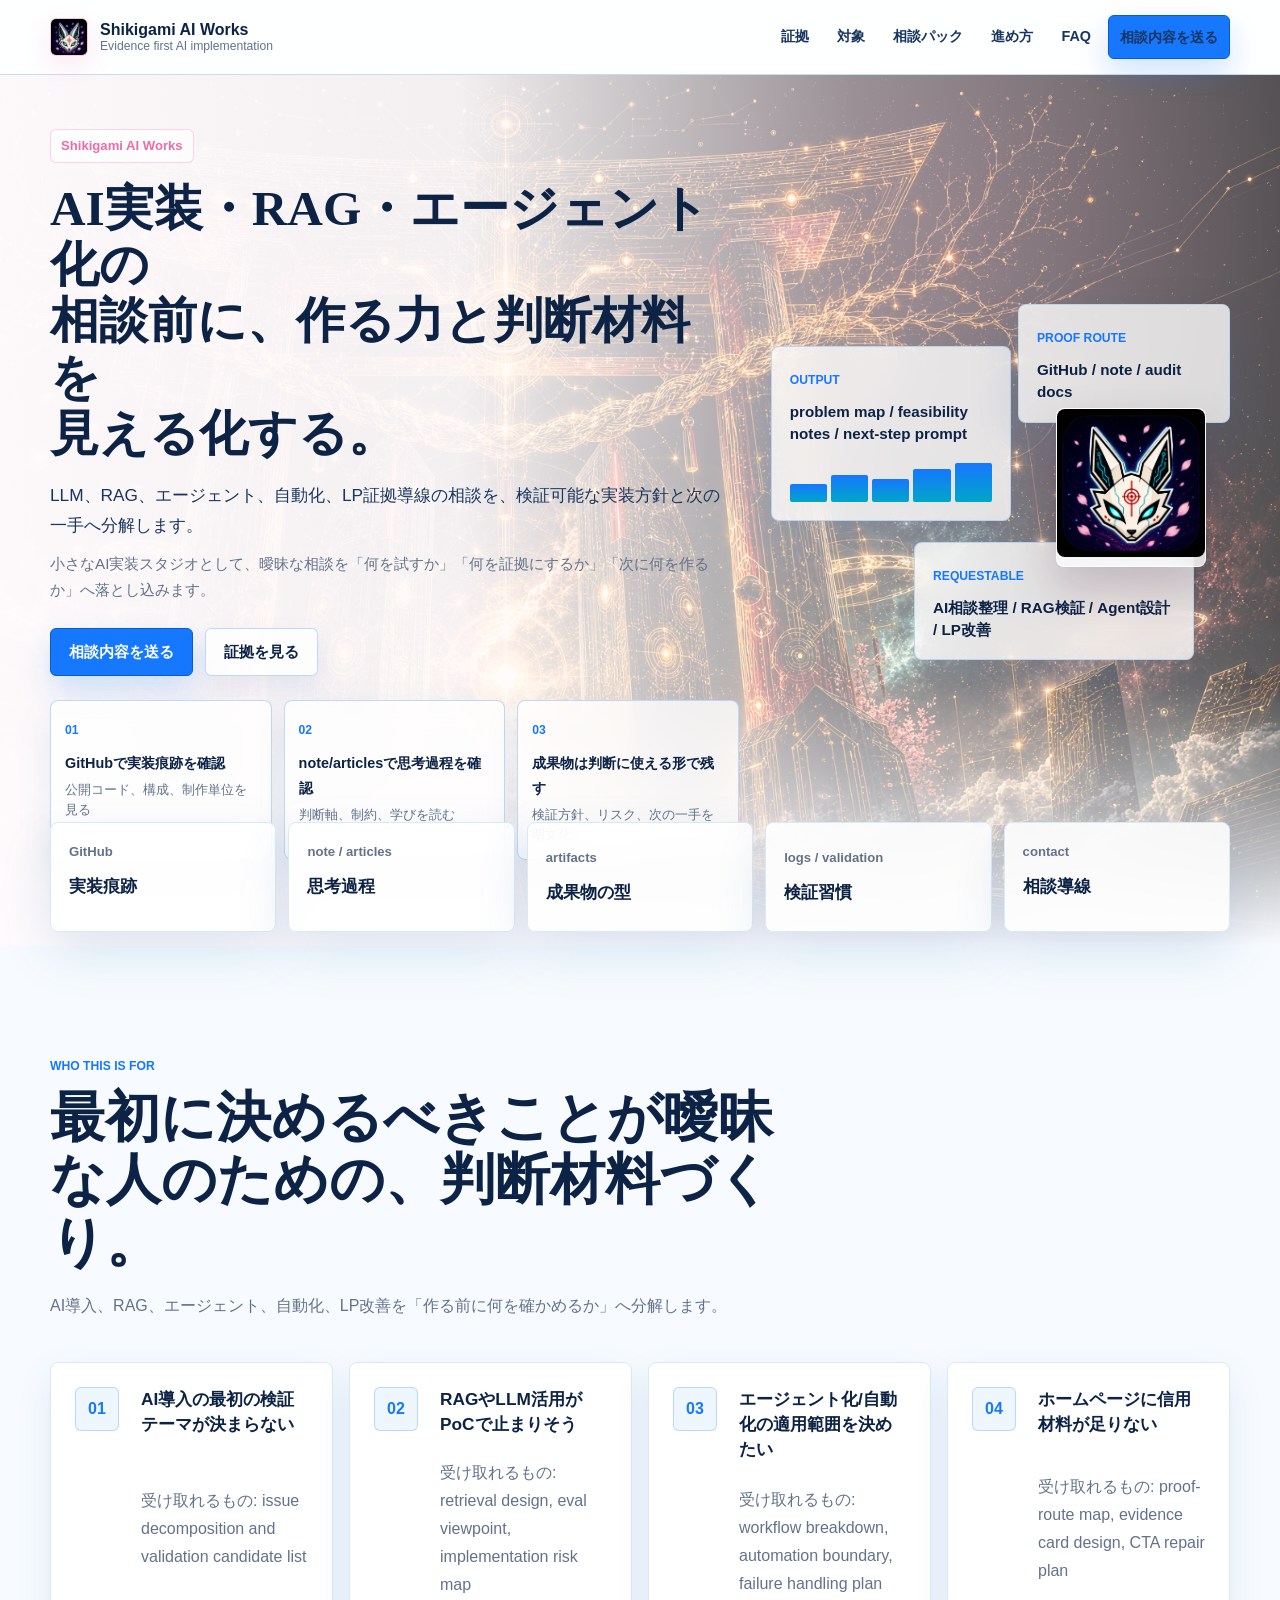
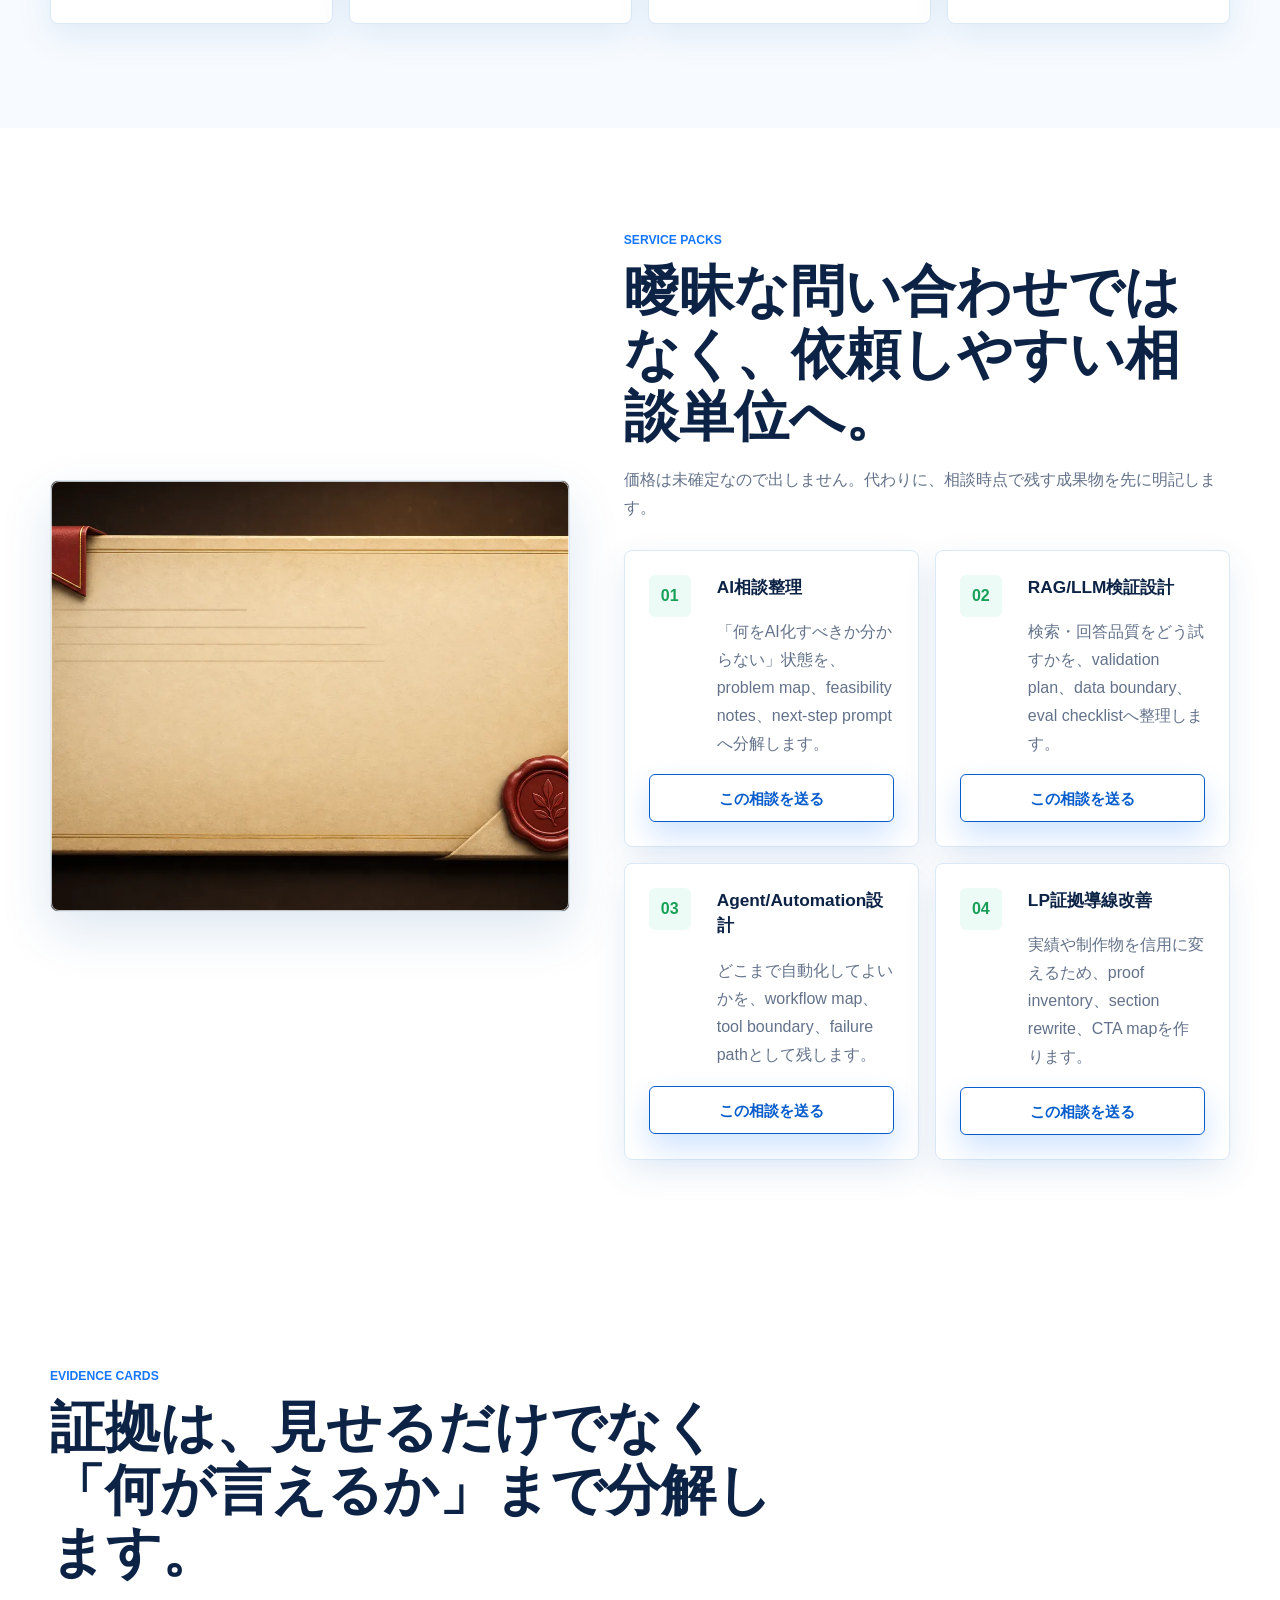
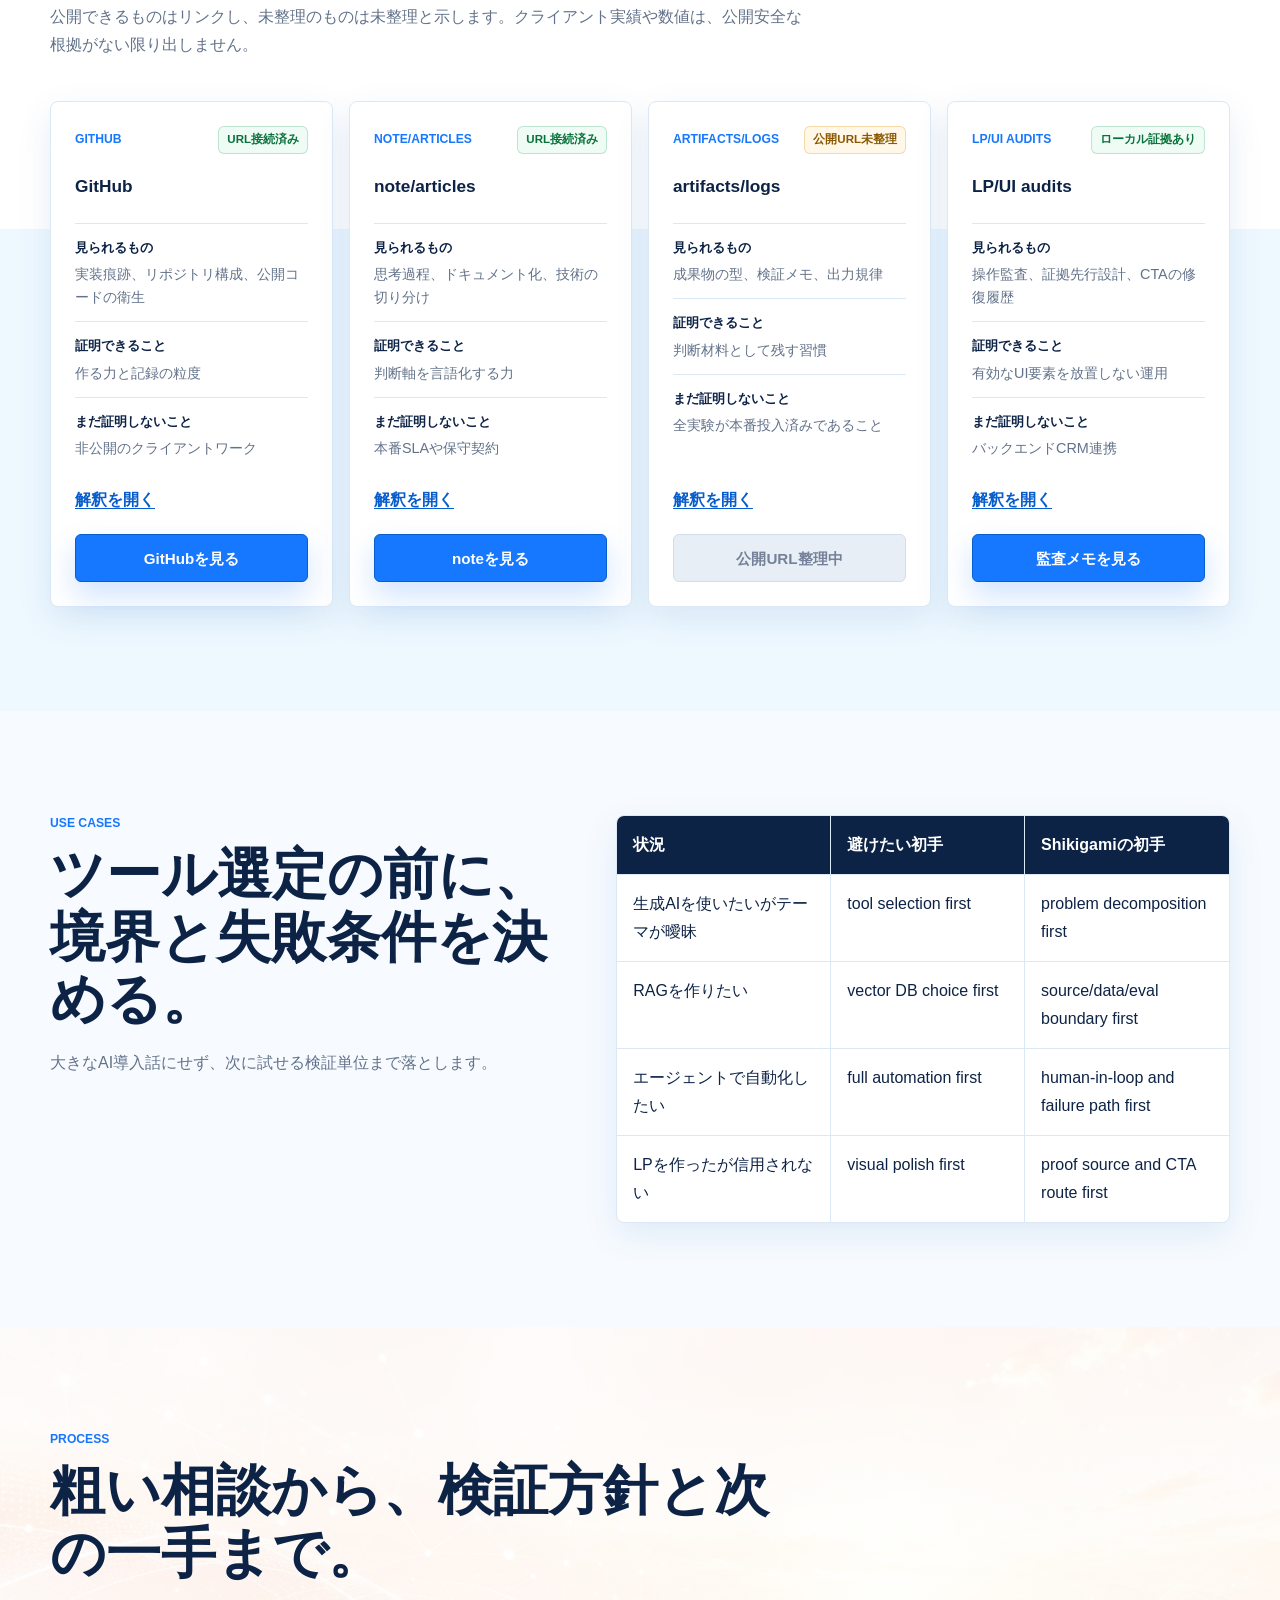
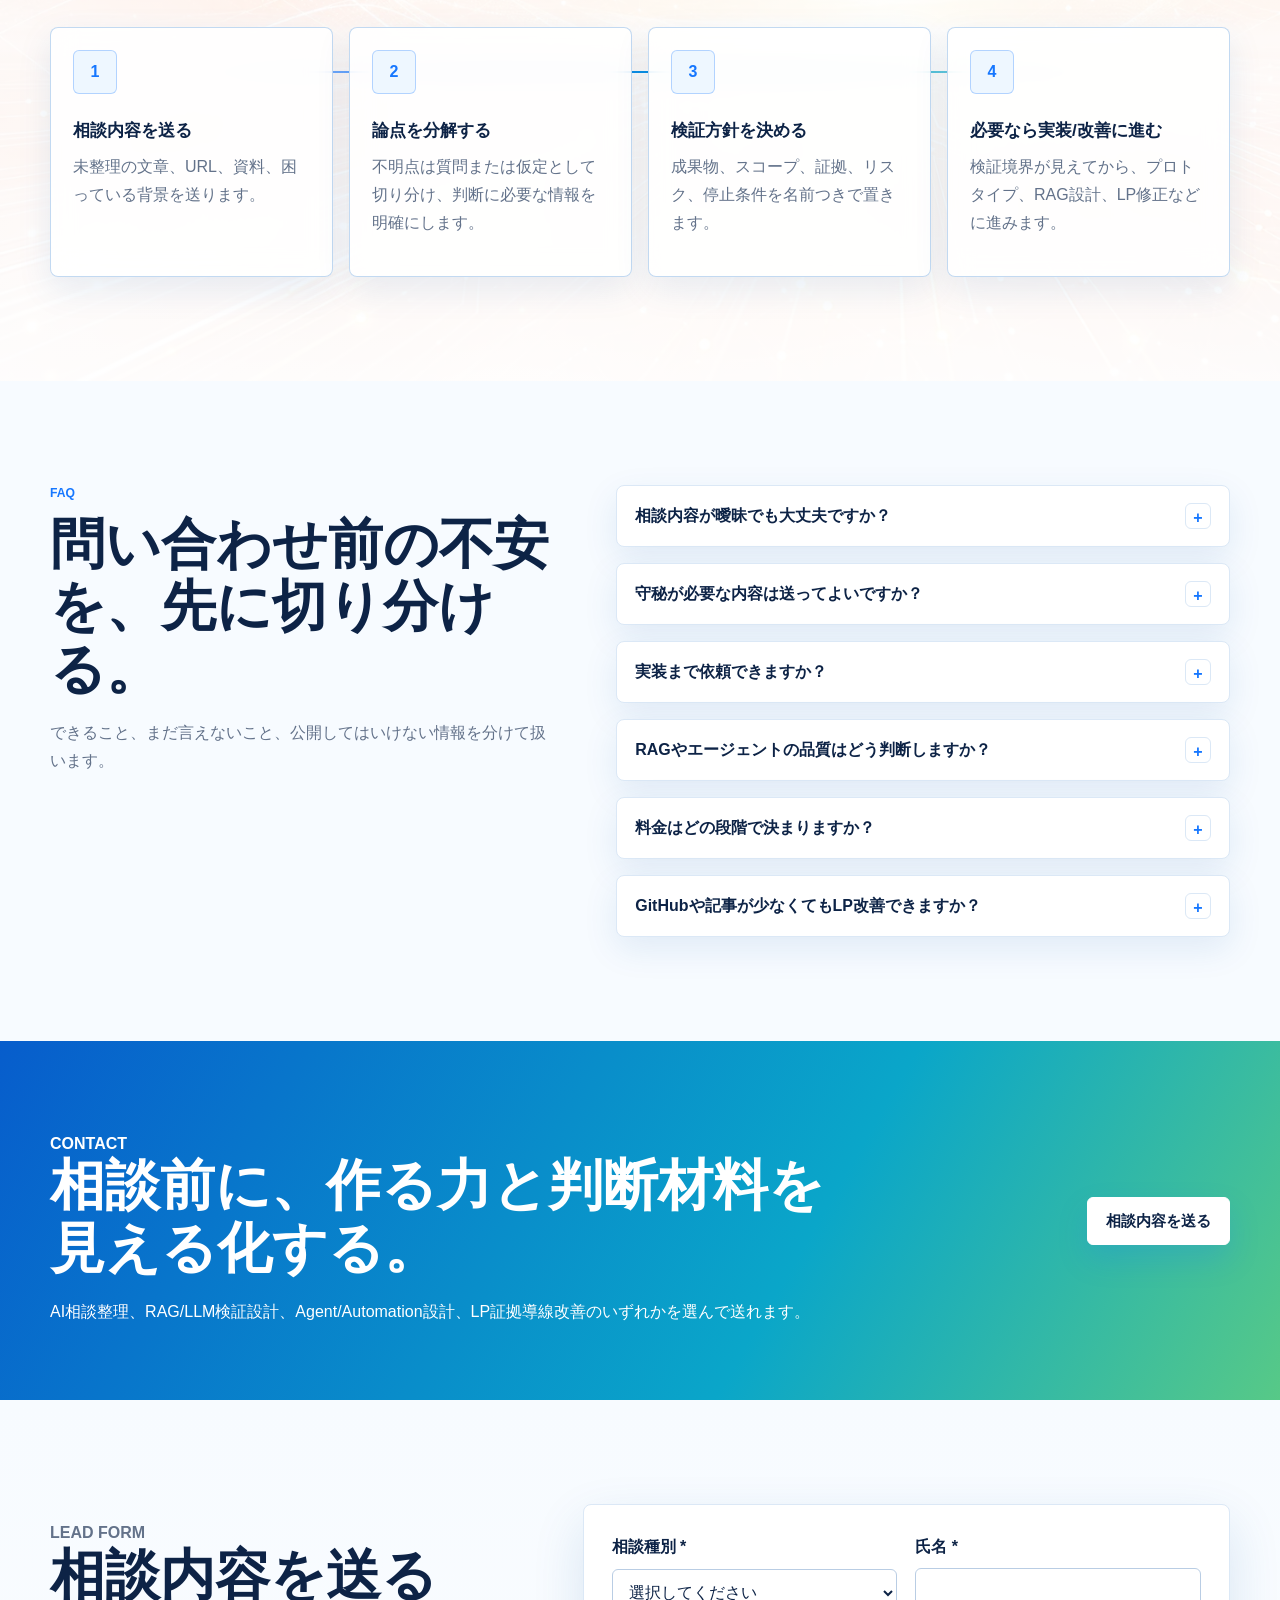
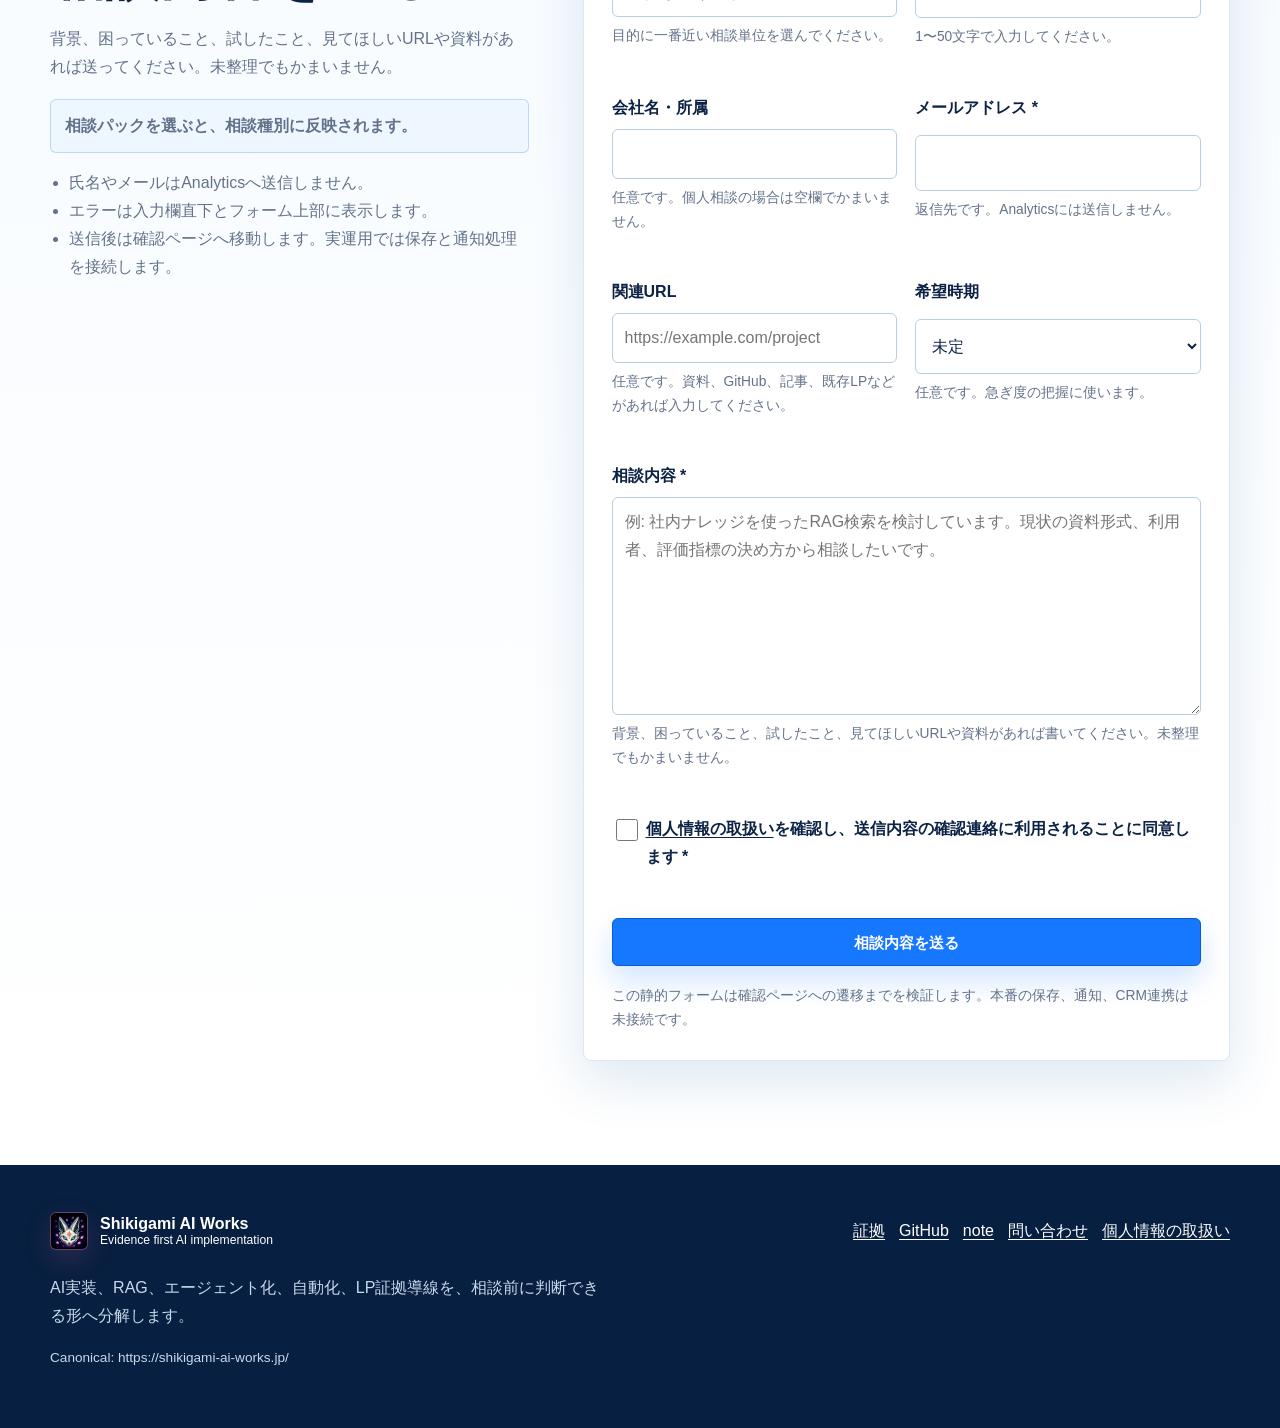
<file: index.html>
<!doctype html>
<html lang="ja">
<head>
  <meta charset="utf-8">
  <meta name="viewport" content="width=device-width, initial-scale=1">
  <title>Shikigami AI Works | AI実装・RAG・エージェント化の相談前に</title>
  <meta name="description" content="Shikigami AI Worksは、LLM、RAG、AIエージェント、自動化、LP証拠導線の相談を、検証可能な実装方針と次の一手へ分解する小さなAI実装スタジオです。">
  <meta name="robots" content="index,follow">
  <meta name="theme-color" content="#f7fbff">
  <link rel="canonical" href="https://shikigami-ai-works.jp/">
  <link rel="icon" href="assets/site-icon.svg" type="image/svg+xml">
  <link rel="stylesheet" href="assets/styles.css?v=new-lp-20260627-overlay">
  <meta property="og:type" content="website">
  <meta property="og:locale" content="ja_JP">
  <meta property="og:site_name" content="Shikigami AI Works">
  <meta property="og:title" content="Shikigami AI Works | AI実装・RAG・エージェント化の相談前に">
  <meta property="og:description" content="相談前に、作る力と判断材料を見える化する証拠先行型AI実装LP。">
  <meta property="og:url" content="https://shikigami-ai-works.jp/">
  <meta property="og:image" content="https://shikigami-ai-works.jp/assets/og-image.svg">
  <meta name="twitter:card" content="summary_large_image">
  <script>
    window.dataLayer = window.dataLayer || [];
  </script>
  <script type="application/ld+json">
  {
    "@context": "https://schema.org",
    "@graph": [
      {
        "@type": "Person",
        "@id": "https://shikigami-ai-works.jp/#person",
        "name": "しき",
        "jobTitle": "AI・LLM実装 / 技術発信",
        "description": "LLM、RAG、AIエージェント、自動化、LP証拠導線の相談を、検証可能な実装方針と次の一手へ分解する小さなAI実装スタジオ。",
        "knowsAbout": ["AI implementation", "LLM", "RAG", "Agent workflow", "Automation", "Technical writing"]
      },
      {
        "@type": "WebPage",
        "@id": "https://shikigami-ai-works.jp/#webpage",
        "url": "https://shikigami-ai-works.jp/",
        "name": "Shikigami AI Works",
        "inLanguage": "ja",
        "isPartOf": {
          "@type": "WebSite",
          "@id": "https://shikigami-ai-works.jp/#website",
          "name": "Shikigami AI Works",
          "url": "https://shikigami-ai-works.jp/"
        },
        "about": {
          "@id": "https://shikigami-ai-works.jp/#person"
        },
        "mainEntity": {
          "@type": "Service",
          "name": "AI実装・RAG・エージェント化の相談整理",
          "areaServed": "JP",
          "serviceType": "AI implementation, RAG validation, agent workflow, automation design, proof-route repair",
          "provider": {
            "@id": "https://shikigami-ai-works.jp/#person"
          }
        }
      },
      {
        "@type": "FAQPage",
        "@id": "https://shikigami-ai-works.jp/#faq-schema",
        "mainEntity": [
          {
            "@type": "Question",
            "name": "相談内容が曖昧でも大丈夫ですか？",
            "acceptedAnswer": {
              "@type": "Answer",
              "text": "大丈夫です。粗い文章から、背景、制約、検証テーマ、次に確認すべき問いへ分解します。"
            }
          },
          {
            "@type": "Question",
            "name": "守秘が必要な内容は送ってよいですか？",
            "acceptedAnswer": {
              "@type": "Answer",
              "text": "公開できない情報は伏せた概要で相談してください。必要な場合は個別に守秘前提を確認します。"
            }
          },
          {
            "@type": "Question",
            "name": "実装まで依頼できますか？",
            "acceptedAnswer": {
              "@type": "Answer",
              "text": "検証境界、成果物、リスクが見えたあと、必要に応じてプロトタイプや改善実装へ進みます。"
            }
          },
          {
            "@type": "Question",
            "name": "RAGやエージェントの品質はどう判断しますか？",
            "acceptedAnswer": {
              "@type": "Answer",
              "text": "データ境界、検索失敗、回答評価、例外処理、人の確認点を分け、最初に小さな検証単位を置きます。"
            }
          },
          {
            "@type": "Question",
            "name": "料金はどの段階で決まりますか？",
            "acceptedAnswer": {
              "@type": "Answer",
              "text": "初回の論点整理で範囲、公開可否、急ぎ度、実装の有無を確認してから見積もります。"
            }
          },
          {
            "@type": "Question",
            "name": "GitHubや記事が少なくてもLP改善できますか？",
            "acceptedAnswer": {
              "@type": "Answer",
              "text": "できます。既存資料、制作物、検証メモ、公開できる範囲を棚卸しし、足りない証拠は作る順番を決めます。"
            }
          }
        ]
      }
    ]
  }
  </script>
  <script src="assets/app.js?v=new-lp-20260623" defer></script>
</head>
<body data-page="home">
  <a class="skip-link" href="#main">本文へ移動</a>

  <header class="site-header" data-header>
    <div class="site-header__inner">
      <a class="brand" href="./" aria-label="Shikigami AI Works ホーム">
        <span class="brand__mark" aria-hidden="true">
          <img src="assets/images/patterns/sakura-api-fox-logo.webp" width="48" height="48" alt="">
        </span>
        <span>
          <span class="brand__name">Shikigami AI Works</span>
          <span class="brand__tagline">Evidence first AI implementation</span>
        </span>
      </a>
      <button class="menu-toggle" type="button" aria-expanded="false" aria-controls="site-nav">
        <span class="menu-toggle__bar" aria-hidden="true"></span>
        <span class="visually-hidden">ナビゲーションを開閉</span>
      </button>
      <nav class="site-nav" id="site-nav" aria-label="主要ナビゲーション">
        <a href="#proof" data-track="cta" data-cta-id="nav_proof" data-section-id="header">証拠</a>
        <a href="#audience" data-track="cta" data-cta-id="nav_audience" data-section-id="header">対象</a>
        <a href="#service-packs" data-track="cta" data-cta-id="nav_service_packs" data-section-id="header">相談パック</a>
        <a href="#process" data-track="cta" data-cta-id="nav_process" data-section-id="header">進め方</a>
        <a href="#faq" data-track="cta" data-cta-id="nav_faq" data-section-id="header">FAQ</a>
        <a class="button button--small" href="#contact" data-track="cta" data-cta-id="header_primary" data-section-id="header">相談内容を送る</a>
      </nav>
    </div>
  </header>

  <main id="main">
    <section class="hero" aria-labelledby="hero-title">
      <div class="hero__backdrop" aria-hidden="true"></div>
      <img class="hero__image" src="assets/images/hero-top-image2-4k.webp" width="2048" height="1024" alt="星空に浮かぶ金色の回路で描かれた巨大な鳥居">
      <div class="hero__inner">
        <div class="hero__content">
          <p class="hero__brand">Shikigami AI Works</p>
          <h1 id="hero-title"><span>AI実装・RAG・<wbr>エージェント化の</span><span>相談前に、<wbr>作る力と判断材料を</span><span>見える化する。</span></h1>
          <p class="hero__lead">LLM、RAG、エージェント、自動化、LP証拠導線の相談を、検証可能な実装方針と次の一手へ分解します。</p>
          <p class="hero__sublead">小さなAI実装スタジオとして、曖昧な相談を「何を試すか」「何を証拠にするか」「次に何を作るか」へ落とし込みます。</p>
          <div class="hero__actions" aria-label="主要アクション">
            <a class="button" href="#contact" data-track="cta" data-cta-id="hero_primary" data-section-id="hero">相談内容を送る</a>
            <a class="button button--secondary" href="#proof" data-track="cta" data-cta-id="hero_secondary_proof" data-section-id="hero">証拠を見る</a>
          </div>
          <ul class="hero__facts" aria-label="確認できる証拠">
            <li>
              <span>01</span>
              <strong>GitHubで実装痕跡を確認</strong>
              <em>公開コード、構成、制作単位を見る</em>
            </li>
            <li>
              <span>02</span>
              <strong>note/articlesで思考過程を確認</strong>
              <em>判断軸、制約、学びを読む</em>
            </li>
            <li>
              <span>03</span>
              <strong>成果物は判断に使える形で残す</strong>
              <em>検証方針、リスク、次の一手を明文化</em>
            </li>
          </ul>
        </div>

        <div class="hero__dashboard" aria-label="相談後に受け取る判断材料">
          <figure class="hero__seal" aria-hidden="true">
            <img src="assets/images/patterns/sakura-api-fox-logo.webp" width="1254" height="1254" alt="">
          </figure>
          <div class="signal-card signal-card--main">
            <span class="signal-card__label">OUTPUT</span>
            <strong>problem map / feasibility notes / next-step prompt</strong>
            <div class="signal-card__bars" aria-hidden="true">
              <span></span><span></span><span></span><span></span><span></span>
            </div>
          </div>
          <div class="signal-card signal-card--right">
            <span class="signal-card__label">PROOF ROUTE</span>
            <strong>GitHub / note / audit docs</strong>
          </div>
          <div class="signal-card signal-card--bottom">
            <span class="signal-card__label">REQUESTABLE</span>
            <strong>AI相談整理 / RAG検証 / Agent設計 / LP改善</strong>
          </div>
        </div>
      </div>
    </section>

    <section class="proof-strip" aria-label="証拠ストリップ">
      <div class="proof-strip__inner">
        <a class="proof-chip" href="https://github.com/shikigami-ai-works" target="_blank" rel="noopener noreferrer" data-track="cta" data-cta-id="proof_strip_github" data-section-id="proof_strip" data-proof-id="github" data-proof-action="external" aria-label="GitHubの公開プロフィールを開く">
          <span>GitHub</span>
          <strong>実装痕跡</strong>
        </a>
        <a class="proof-chip" href="https://note.com/intentus_26" target="_blank" rel="noopener noreferrer" data-track="cta" data-cta-id="proof_strip_note" data-section-id="proof_strip" data-proof-id="articles" data-proof-action="external" aria-label="noteの記事一覧を開く">
          <span>note / articles</span>
          <strong>思考過程</strong>
        </a>
        <button class="proof-chip" type="button" data-proof-open="artifacts">
          <span>artifacts</span>
          <strong>成果物の型</strong>
        </button>
        <button class="proof-chip" type="button" data-proof-open="logs">
          <span>logs / validation</span>
          <strong>検証習慣</strong>
        </button>
        <a class="proof-chip" href="#contact" data-track="cta" data-cta-id="proof_strip_contact" data-section-id="proof_strip">
          <span>contact</span>
          <strong>相談導線</strong>
        </a>
      </div>
    </section>

    <section class="section section--intro" id="audience" aria-labelledby="audience-title">
      <div class="section__inner">
        <div class="section__header">
          <p class="section__label">Who this is for</p>
          <h2 id="audience-title">最初に決めるべきことが曖昧な人のための、判断材料づくり。</h2>
          <p class="section__intro">AI導入、RAG、エージェント、自動化、LP改善を「作る前に何を確かめるか」へ分解します。</p>
        </div>
        <div class="audience-grid" aria-label="想定相談者">
          <article class="problem-card">
            <span>01</span>
            <h3>AI導入の最初の検証テーマが決まらない</h3>
            <p>受け取れるもの: issue decomposition and validation candidate list</p>
          </article>
          <article class="problem-card">
            <span>02</span>
            <h3>RAGやLLM活用がPoCで止まりそう</h3>
            <p>受け取れるもの: retrieval design, eval viewpoint, implementation risk map</p>
          </article>
          <article class="problem-card">
            <span>03</span>
            <h3>エージェント化/自動化の適用範囲を決めたい</h3>
            <p>受け取れるもの: workflow breakdown, automation boundary, failure handling plan</p>
          </article>
          <article class="problem-card">
            <span>04</span>
            <h3>ホームページに信用材料が足りない</h3>
            <p>受け取れるもの: proof-route map, evidence card design, CTA repair plan</p>
          </article>
        </div>
      </div>
    </section>

    <section class="section section--visual" id="service-packs" aria-labelledby="service-packs-title">
      <div class="section__inner section__inner--visual">
        <div class="visual-panel">
          <img src="assets/images/patterns/sealed-letter-card.webp" width="1440" height="810" alt="封蝋付きの明るい書簡カード">
        </div>
        <div class="solution-copy">
          <p class="section__label">Service packs</p>
          <h2 id="service-packs-title">曖昧な問い合わせではなく、依頼しやすい相談単位へ。</h2>
          <p class="section__intro">価格は未確定なので出しません。代わりに、相談時点で残す成果物を先に明記します。</p>
          <div class="service-grid">
            <article class="service-card">
              <span class="solution-card__index">01</span>
              <h3>AI相談整理</h3>
              <p>「何をAI化すべきか分からない」状態を、problem map、feasibility notes、next-step promptへ分解します。</p>
              <a class="button button--outline" href="#contact" data-service-pack="ai-consulting" data-lead-type="ai-consulting" data-track="cta" data-cta-id="pack_ai_consulting" data-section-id="service_packs">この相談を送る</a>
            </article>
            <article class="service-card">
              <span class="solution-card__index">02</span>
              <h3>RAG/LLM検証設計</h3>
              <p>検索・回答品質をどう試すかを、validation plan、data boundary、eval checklistへ整理します。</p>
              <a class="button button--outline" href="#contact" data-service-pack="rag-llm-validation" data-lead-type="rag-llm-validation" data-track="cta" data-cta-id="pack_rag_llm" data-section-id="service_packs">この相談を送る</a>
            </article>
            <article class="service-card">
              <span class="solution-card__index">03</span>
              <h3>Agent/Automation設計</h3>
              <p>どこまで自動化してよいかを、workflow map、tool boundary、failure pathとして残します。</p>
              <a class="button button--outline" href="#contact" data-service-pack="agent-automation" data-lead-type="agent-automation" data-track="cta" data-cta-id="pack_agent_automation" data-section-id="service_packs">この相談を送る</a>
            </article>
            <article class="service-card">
              <span class="solution-card__index">04</span>
              <h3>LP証拠導線改善</h3>
              <p>実績や制作物を信用に変えるため、proof inventory、section rewrite、CTA mapを作ります。</p>
              <a class="button button--outline" href="#contact" data-service-pack="lp-proof-route" data-lead-type="lp-proof-route" data-track="cta" data-cta-id="pack_lp_proof" data-section-id="service_packs">この相談を送る</a>
            </article>
          </div>
        </div>
      </div>
    </section>

    <section class="section section--proof" id="proof" aria-labelledby="proof-title">
      <div class="section__inner">
        <div class="section__header">
          <p class="section__label">Evidence cards</p>
          <h2 id="proof-title">証拠は、見せるだけでなく「何が言えるか」まで分解します。</h2>
          <p class="section__intro">公開できるものはリンクし、未整理のものは未整理と示します。クライアント実績や数値は、公開安全な根拠がない限り出しません。</p>
        </div>
        <div class="evidence-grid">
          <article class="evidence-card">
            <div class="evidence-card__top">
              <span class="evidence-card__type">GitHub</span>
              <span class="status-pill">URL接続済み</span>
            </div>
            <h3>GitHub</h3>
            <dl class="evidence-card__meta">
              <div><dt>見られるもの</dt><dd>実装痕跡、リポジトリ構成、公開コードの衛生</dd></div>
              <div><dt>証明できること</dt><dd>作る力と記録の粒度</dd></div>
              <div><dt>まだ証明しないこと</dt><dd>非公開のクライアントワーク</dd></div>
            </dl>
            <button class="text-button" type="button" data-proof-open="github">解釈を開く</button>
            <a class="button" href="https://github.com/shikigami-ai-works" target="_blank" rel="noopener noreferrer" data-track="cta" data-cta-id="proof_card_github" data-section-id="proof" data-proof-id="github" data-proof-action="external">GitHubを見る</a>
          </article>
          <article class="evidence-card">
            <div class="evidence-card__top">
              <span class="evidence-card__type">note/articles</span>
              <span class="status-pill">URL接続済み</span>
            </div>
            <h3>note/articles</h3>
            <dl class="evidence-card__meta">
              <div><dt>見られるもの</dt><dd>思考過程、ドキュメント化、技術の切り分け</dd></div>
              <div><dt>証明できること</dt><dd>判断軸を言語化する力</dd></div>
              <div><dt>まだ証明しないこと</dt><dd>本番SLAや保守契約</dd></div>
            </dl>
            <button class="text-button" type="button" data-proof-open="articles">解釈を開く</button>
            <a class="button" href="https://note.com/intentus_26" target="_blank" rel="noopener noreferrer" data-track="cta" data-cta-id="proof_card_note" data-section-id="proof" data-proof-id="articles" data-proof-action="external">noteを見る</a>
          </article>
          <article class="evidence-card">
            <div class="evidence-card__top">
              <span class="evidence-card__type">artifacts/logs</span>
              <span class="status-pill status-pill--pending">公開URL未整理</span>
            </div>
            <h3>artifacts/logs</h3>
            <dl class="evidence-card__meta">
              <div><dt>見られるもの</dt><dd>成果物の型、検証メモ、出力規律</dd></div>
              <div><dt>証明できること</dt><dd>判断材料として残す習慣</dd></div>
              <div><dt>まだ証明しないこと</dt><dd>全実験が本番投入済みであること</dd></div>
            </dl>
            <button class="text-button" type="button" data-proof-open="artifacts">解釈を開く</button>
            <button class="button button--disabled" type="button" disabled>公開URL整理中</button>
          </article>
          <article class="evidence-card">
            <div class="evidence-card__top">
              <span class="evidence-card__type">LP/UI audits</span>
              <span class="status-pill">ローカル証拠あり</span>
            </div>
            <h3>LP/UI audits</h3>
            <dl class="evidence-card__meta">
              <div><dt>見られるもの</dt><dd>操作監査、証拠先行設計、CTAの修復履歴</dd></div>
              <div><dt>証明できること</dt><dd>有効なUI要素を放置しない運用</dd></div>
              <div><dt>まだ証明しないこと</dt><dd>バックエンドCRM連携</dd></div>
            </dl>
            <button class="text-button" type="button" data-proof-open="lp-audits">解釈を開く</button>
            <a class="button" href="docs/ui-interaction-audits/UI_INTERACTION_AUDIT_2026-06-23_new-lp.md" data-track="cta" data-cta-id="proof_card_ui_audit" data-section-id="proof" data-proof-id="lp-audits" data-proof-action="audit_doc">監査メモを見る</a>
          </article>
        </div>
      </div>
    </section>

    <section class="section" id="use-cases" aria-labelledby="use-cases-title">
      <div class="section__inner section__inner--split">
        <div>
          <p class="section__label">Use cases</p>
          <h2 id="use-cases-title">ツール選定の前に、境界と失敗条件を決める。</h2>
          <p class="section__intro">大きなAI導入話にせず、次に試せる検証単位まで落とします。</p>
        </div>
        <div class="use-case-table" role="table" aria-label="状況ごとの次の一手">
          <div role="row" class="compare-table__head">
            <span role="columnheader">状況</span>
            <span role="columnheader">避けたい初手</span>
            <span role="columnheader">Shikigamiの初手</span>
          </div>
          <div role="row">
            <span role="cell">生成AIを使いたいがテーマが曖昧</span>
            <span role="cell">tool selection first</span>
            <span role="cell">problem decomposition first</span>
          </div>
          <div role="row">
            <span role="cell">RAGを作りたい</span>
            <span role="cell">vector DB choice first</span>
            <span role="cell">source/data/eval boundary first</span>
          </div>
          <div role="row">
            <span role="cell">エージェントで自動化したい</span>
            <span role="cell">full automation first</span>
            <span role="cell">human-in-loop and failure path first</span>
          </div>
          <div role="row">
            <span role="cell">LPを作ったが信用されない</span>
            <span role="cell">visual polish first</span>
            <span role="cell">proof source and CTA route first</span>
          </div>
        </div>
      </div>
    </section>

    <section class="section section--process" id="process" aria-labelledby="process-title">
      <div class="section__inner">
        <div class="section__header">
          <p class="section__label">Process</p>
          <h2 id="process-title">粗い相談から、検証方針と次の一手まで。</h2>
        </div>
        <ol class="timeline">
          <li>
            <span>1</span>
            <h3>相談内容を送る</h3>
            <p>未整理の文章、URL、資料、困っている背景を送ります。</p>
          </li>
          <li>
            <span>2</span>
            <h3>論点を分解する</h3>
            <p>不明点は質問または仮定として切り分け、判断に必要な情報を明確にします。</p>
          </li>
          <li>
            <span>3</span>
            <h3>検証方針を決める</h3>
            <p>成果物、スコープ、証拠、リスク、停止条件を名前つきで置きます。</p>
          </li>
          <li>
            <span>4</span>
            <h3>必要なら実装/改善に進む</h3>
            <p>検証境界が見えてから、プロトタイプ、RAG設計、LP修正などに進みます。</p>
          </li>
        </ol>
      </div>
    </section>

    <section class="section" id="faq" aria-labelledby="faq-title">
      <div class="section__inner section__inner--split">
        <div>
          <p class="section__label">FAQ</p>
          <h2 id="faq-title">問い合わせ前の不安を、先に切り分ける。</h2>
          <p class="section__intro">できること、まだ言えないこと、公開してはいけない情報を分けて扱います。</p>
        </div>
        <div class="faq-list">
          <details data-faq-id="rough-request">
            <summary>相談内容が曖昧でも大丈夫ですか？</summary>
            <p>大丈夫です。粗い文章から、背景、制約、検証テーマ、次に確認すべき問いへ分解します。</p>
          </details>
          <details data-faq-id="confidentiality">
            <summary>守秘が必要な内容は送ってよいですか？</summary>
            <p>公開できない情報は伏せた概要で送ってください。必要な場合は個別に守秘前提を確認します。</p>
          </details>
          <details data-faq-id="implementation">
            <summary>実装まで依頼できますか？</summary>
            <p>検証境界、成果物、リスクが見えたあと、必要に応じてプロトタイプや改善実装へ進みます。</p>
          </details>
          <details data-faq-id="quality">
            <summary>RAGやエージェントの品質はどう判断しますか？</summary>
            <p>データ境界、検索失敗、回答評価、例外処理、人の確認点を分け、最初に小さな検証単位を置きます。</p>
          </details>
          <details data-faq-id="pricing">
            <summary>料金はどの段階で決まりますか？</summary>
            <p>初回の論点整理で範囲、公開可否、急ぎ度、実装の有無を確認してから見積もります。</p>
          </details>
          <details data-faq-id="few-proofs">
            <summary>GitHubや記事が少なくてもLP改善できますか？</summary>
            <p>できます。既存資料、制作物、検証メモ、公開できる範囲を棚卸しし、足りない証拠は作る順番を決めます。</p>
          </details>
        </div>
      </div>
    </section>

    <section class="section section--cta" aria-labelledby="final-cta-title">
      <div class="section__inner final-cta">
        <div>
          <p class="section__label">Contact</p>
          <h2 id="final-cta-title">相談前に、作る力と判断材料を見える化する。</h2>
          <p>AI相談整理、RAG/LLM検証設計、Agent/Automation設計、LP証拠導線改善のいずれかを選んで送れます。</p>
        </div>
        <a class="button button--light" href="#contact" data-track="cta" data-cta-id="final_primary" data-section-id="final_cta">相談内容を送る</a>
      </div>
    </section>

    <section class="section section--contact" id="contact" aria-labelledby="contact-title">
      <div class="section__inner contact-layout">
        <div class="contact-copy">
          <p class="section__label">Lead form</p>
          <h2 id="contact-title">相談内容を送る</h2>
          <p>背景、困っていること、試したこと、見てほしいURLや資料があれば送ってください。未整理でもかまいません。</p>
          <p class="pack-selected" id="selected-pack-note" role="status" aria-live="polite">相談パックを選ぶと、相談種別に反映されます。</p>
          <ul class="contact-notes">
            <li>氏名やメールはAnalyticsへ送信しません。</li>
            <li>エラーは入力欄直下とフォーム上部に表示します。</li>
            <li>送信後は確認ページへ移動します。実運用では保存と通知処理を接続します。</li>
          </ul>
        </div>

        <form class="lead-form" id="lead-form" novalidate>
          <div class="form-summary" id="form-summary" role="alert" aria-live="assertive" hidden>
            <h3>入力内容を確認してください</h3>
            <div id="form-summary-list"></div>
          </div>

          <div class="form-row">
            <label for="lead-type">相談種別 <span aria-hidden="true">*</span></label>
            <select id="lead-type" name="leadType" required autocomplete="off">
              <option value="">選択してください</option>
              <option value="ai-consulting">AI相談整理</option>
              <option value="rag-llm-validation">RAG/LLM検証設計</option>
              <option value="agent-automation">Agent/Automation設計</option>
              <option value="lp-proof-route">LP証拠導線改善</option>
              <option value="other">その他</option>
            </select>
            <p class="field-help" id="lead-type-help">目的に一番近い相談単位を選んでください。</p>
            <p class="field-error" id="lead-type-error"></p>
          </div>

          <div class="form-row">
            <label for="name">氏名 <span aria-hidden="true">*</span></label>
            <input id="name" name="name" type="text" required autocomplete="name" maxlength="50">
            <p class="field-help" id="name-help">1〜50文字で入力してください。</p>
            <p class="field-error" id="name-error"></p>
          </div>

          <div class="form-row">
            <label for="organization">会社名・所属</label>
            <input id="organization" name="organization" type="text" autocomplete="organization" maxlength="100">
            <p class="field-help" id="organization-help">任意です。個人相談の場合は空欄でかまいません。</p>
            <p class="field-error" id="organization-error"></p>
          </div>

          <div class="form-row">
            <label for="email">メールアドレス <span aria-hidden="true">*</span></label>
            <input id="email" name="email" type="email" required autocomplete="email" maxlength="254">
            <p class="field-help" id="email-help">返信先です。Analyticsには送信しません。</p>
            <p class="field-error" id="email-error"></p>
          </div>

          <div class="form-row">
            <label for="related-url">関連URL</label>
            <input id="related-url" name="relatedUrl" type="url" autocomplete="url" placeholder="https://example.com/project">
            <p class="field-help" id="related-url-help">任意です。資料、GitHub、記事、既存LPなどがあれば入力してください。</p>
            <p class="field-error" id="related-url-error"></p>
          </div>

          <div class="form-row">
            <label for="timeline">希望時期</label>
            <select id="timeline" name="timeline" autocomplete="off">
              <option value="">未定</option>
              <option value="now">今すぐ</option>
              <option value="month">1か月以内</option>
              <option value="research">情報収集段階</option>
            </select>
            <p class="field-help" id="timeline-help">任意です。急ぎ度の把握に使います。</p>
            <p class="field-error" id="timeline-error"></p>
          </div>

          <div class="form-row form-row--full">
            <label for="message">相談内容 <span aria-hidden="true">*</span></label>
            <textarea id="message" name="message" required minlength="30" maxlength="2000" rows="7" placeholder="例: 社内ナレッジを使ったRAG検索を検討しています。現状の資料形式、利用者、評価指標の決め方から相談したいです。"></textarea>
            <p class="field-help" id="message-help">背景、困っていること、試したこと、見てほしいURLや資料があれば書いてください。未整理でもかまいません。</p>
            <p class="field-error" id="message-error"></p>
          </div>

          <div class="form-row form-row--checkbox form-row--full">
            <input id="privacy" name="privacy" type="checkbox" required>
            <label for="privacy"><a href="privacy/" data-track="cta" data-cta-id="privacy_from_form" data-section-id="contact">個人情報の取扱い</a>を確認し、送信内容の確認連絡に利用されることに同意します <span aria-hidden="true">*</span></label>
            <p class="field-error" id="privacy-error"></p>
          </div>

          <div class="honeypot" aria-hidden="true">
            <label for="website">この項目は入力しないでください</label>
            <input id="website" name="website" type="text" tabindex="-1" autocomplete="off">
          </div>

          <button class="button lead-form__submit" type="submit">相談内容を送る</button>
          <p class="form-footnote">この静的フォームは確認ページへの遷移までを検証します。本番の保存、通知、CRM連携は未接続です。</p>
        </form>
      </div>
    </section>
  </main>

  <dialog class="proof-dialog" id="proof-dialog" aria-labelledby="proof-dialog-title">
    <div class="proof-dialog__body">
      <button class="proof-dialog__close" type="button" data-proof-close aria-label="証拠詳細を閉じる">×</button>
      <p class="section__label" id="proof-dialog-type">Evidence detail</p>
      <h2 id="proof-dialog-title">証拠詳細</h2>
      <p id="proof-dialog-copy"></p>
      <ul id="proof-dialog-list"></ul>
      <div class="proof-dialog__actions">
        <a class="button" href="#contact" data-proof-close data-track="cta" data-cta-id="proof_dialog_contact" data-section-id="proof_dialog">この内容で相談する</a>
        <button class="button button--secondary" type="button" data-proof-close>閉じる</button>
      </div>
    </div>
  </dialog>

  <footer class="site-footer">
    <div class="site-footer__inner">
      <div>
        <a class="brand brand--footer" href="./" aria-label="Shikigami AI Works ホーム">
          <span class="brand__mark" aria-hidden="true">
            <img src="assets/images/patterns/sakura-api-fox-logo.webp" width="48" height="48" alt="">
          </span>
          <span>
            <span class="brand__name">Shikigami AI Works</span>
            <span class="brand__tagline">Evidence first AI implementation</span>
          </span>
        </a>
        <p>AI実装、RAG、エージェント化、自動化、LP証拠導線を、相談前に判断できる形へ分解します。</p>
        <p class="site-footer__domain">Canonical: https://shikigami-ai-works.jp/</p>
      </div>
      <nav aria-label="フッターナビゲーション">
        <a href="#proof">証拠</a>
        <a href="https://github.com/shikigami-ai-works" target="_blank" rel="noopener noreferrer" data-proof-id="github" data-proof-action="footer_external">GitHub</a>
        <a href="https://note.com/intentus_26" target="_blank" rel="noopener noreferrer" data-proof-id="articles" data-proof-action="footer_external">note</a>
        <a href="#contact">問い合わせ</a>
        <a href="privacy/">個人情報の取扱い</a>
      </nav>
    </div>
  </footer>
</body>
</html>
</file>
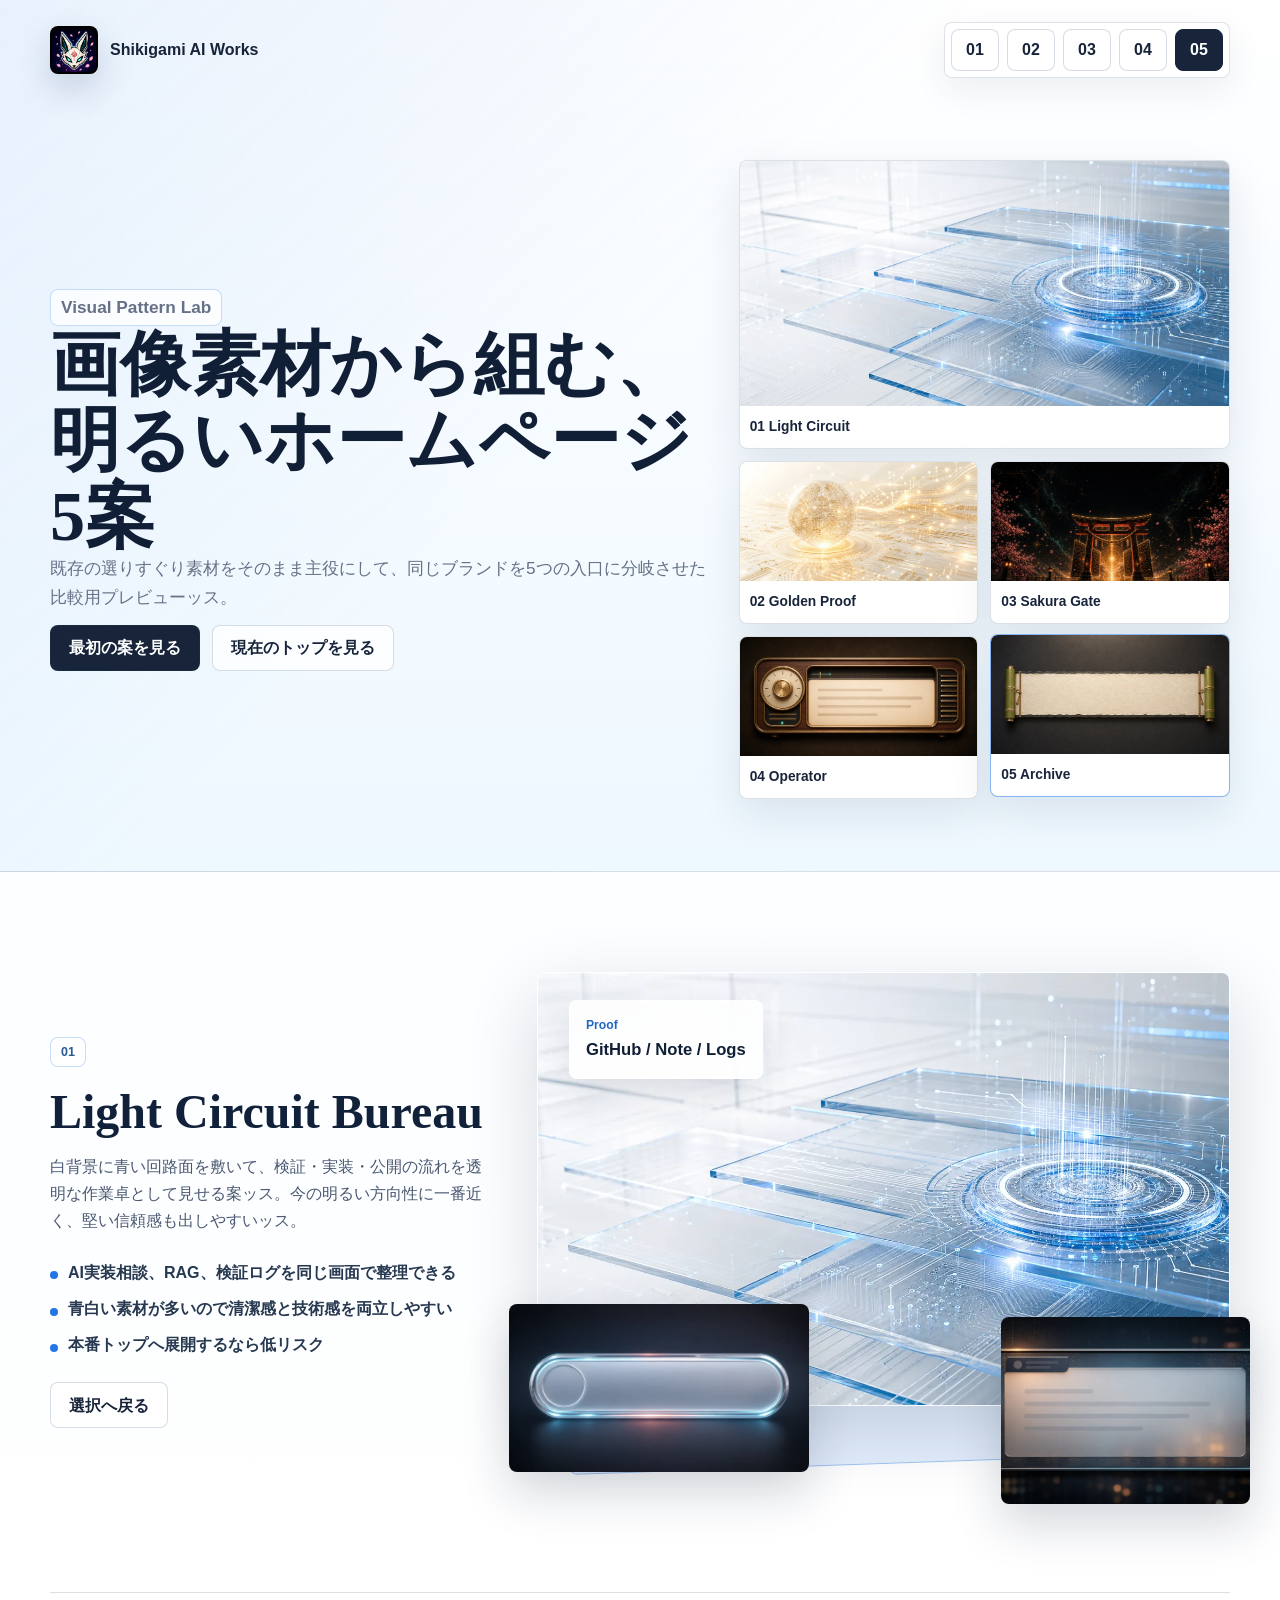
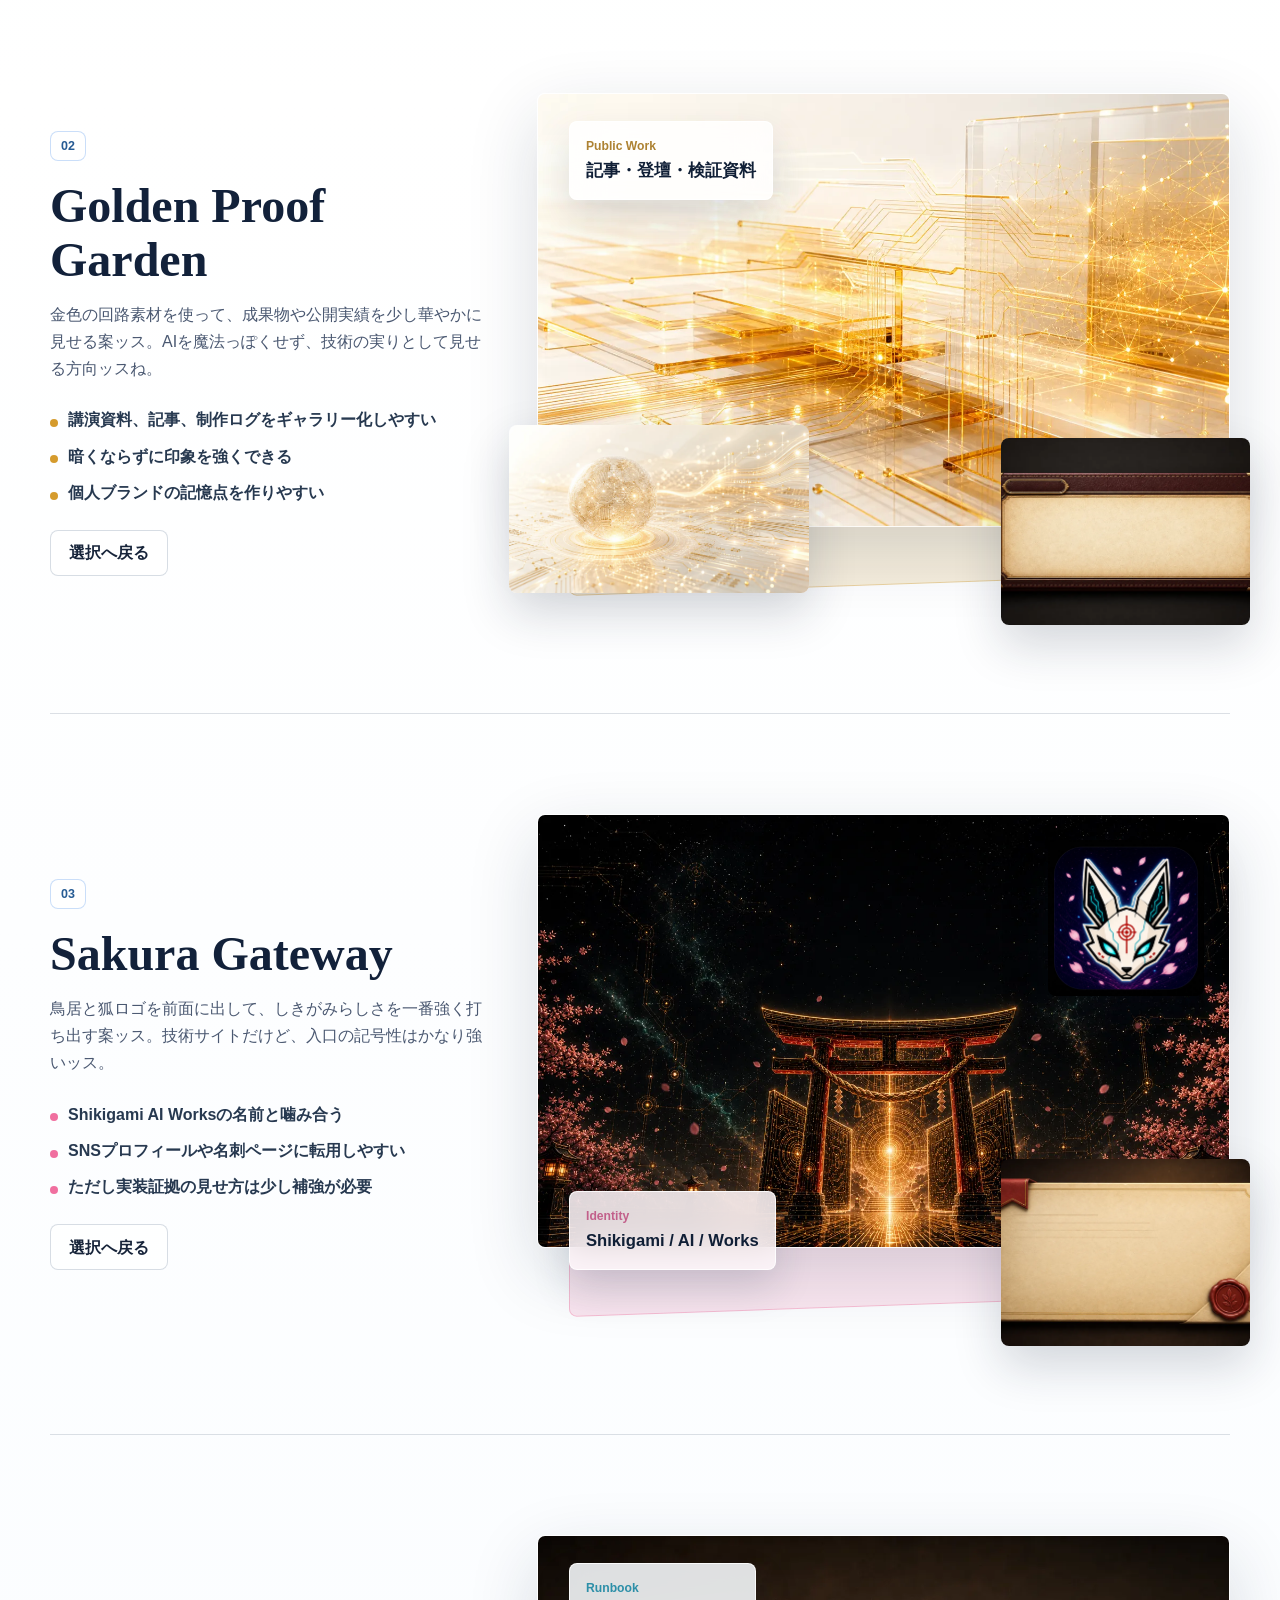
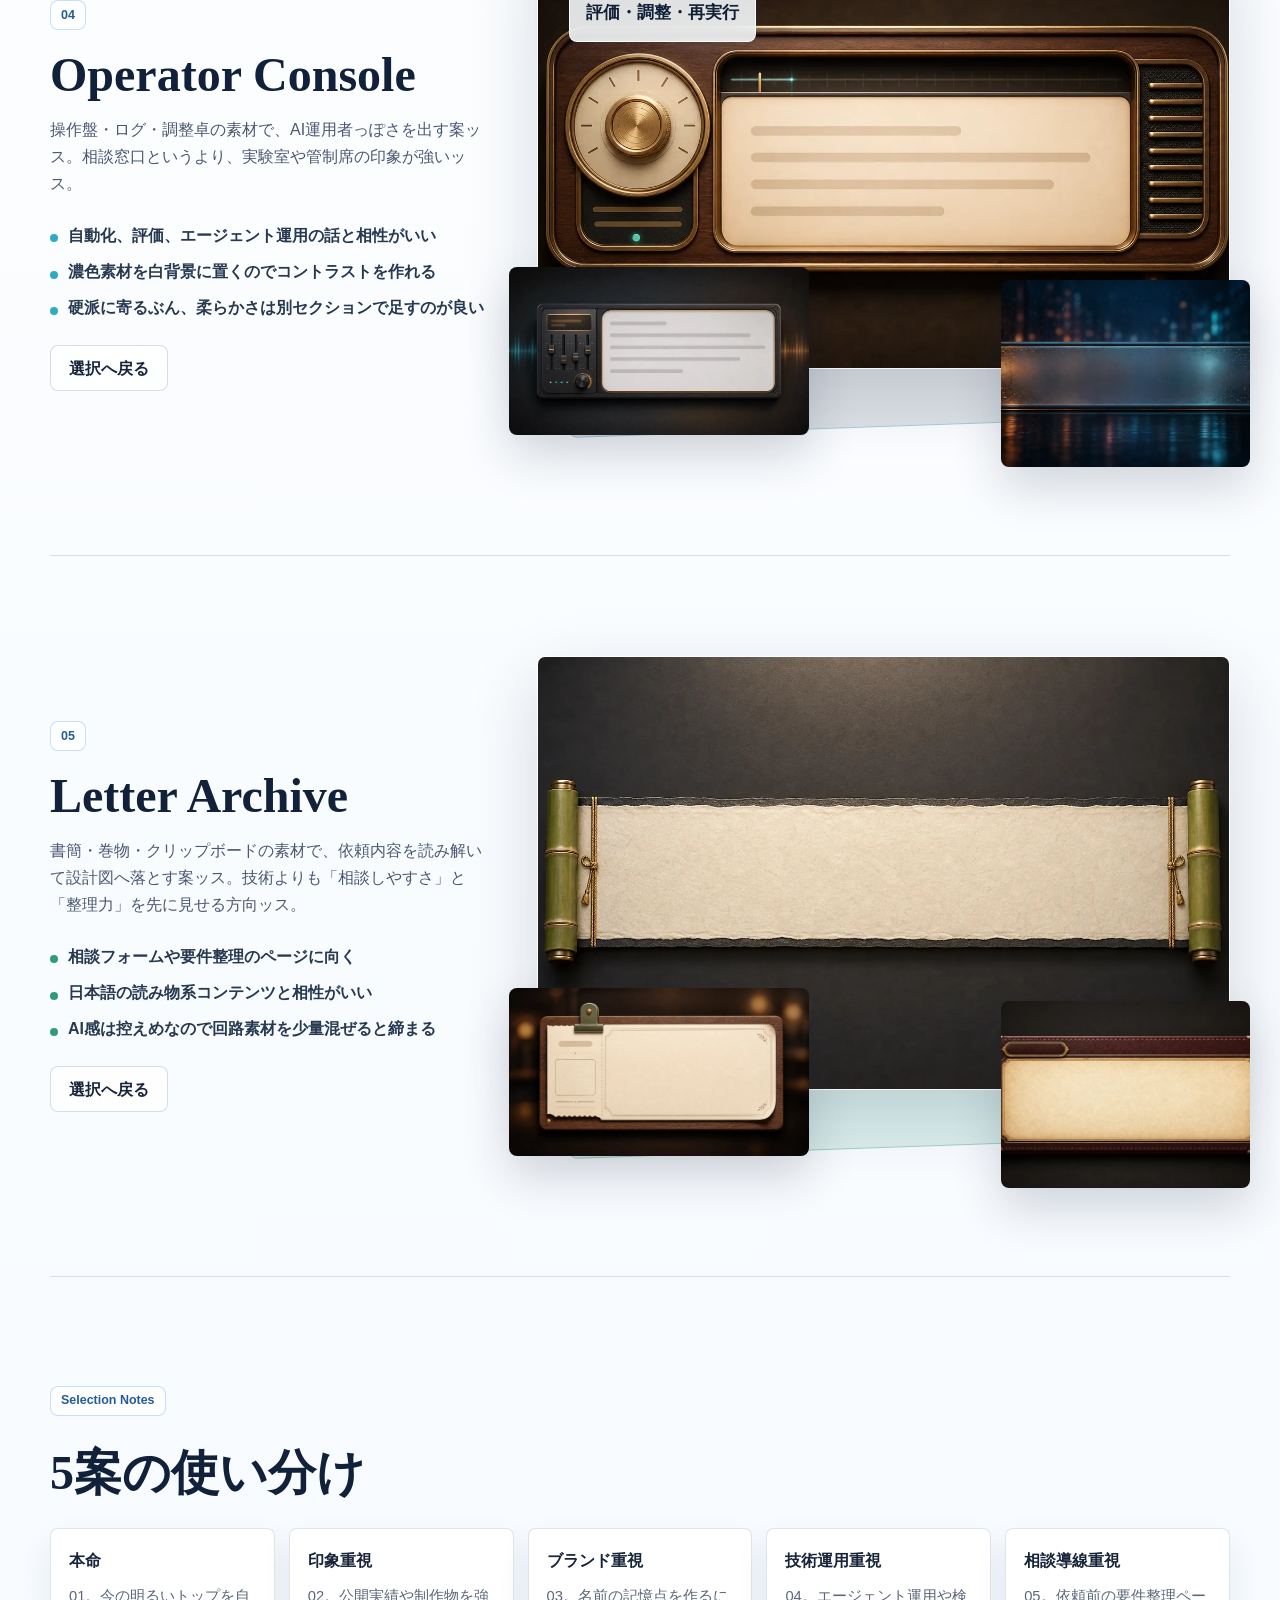
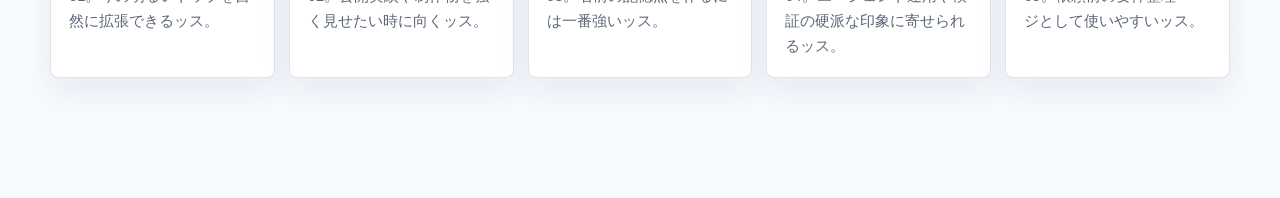
<file: patterns/index.html>
<!doctype html>
<html lang="ja">
<head>
  <meta charset="utf-8">
  <meta name="viewport" content="width=device-width, initial-scale=1">
  <title>Shikigami AI Works | Visual Pattern Lab</title>
  <meta name="description" content="Shikigami AI Worksのホームページ方向性を、既存画像素材から5パターンで比較するための内部プレビューです。">
  <meta name="robots" content="noindex,nofollow">
  <meta name="theme-color" content="#f7fbff">
  <link rel="icon" href="../assets/site-icon.svg" type="image/svg+xml">
  <link rel="stylesheet" href="patterns.css">
</head>
<body>
  <header class="lab-header" id="pattern-top">
    <nav class="lab-nav" aria-label="パターン比較">
      <a class="brand-link" href="../index.html" aria-label="Shikigami AI Works トップへ戻る">
        <img src="../assets/images/patterns/sakura-api-fox-logo.webp" alt="" width="48" height="48">
        <span>Shikigami AI Works</span>
      </a>
      <div class="lab-tabs" role="list" aria-label="5つのホームページ案">
        <button class="pattern-tab is-active" type="button" data-pattern-target="#pattern-1" aria-current="true">01</button>
        <button class="pattern-tab" type="button" data-pattern-target="#pattern-2">02</button>
        <button class="pattern-tab" type="button" data-pattern-target="#pattern-3">03</button>
        <button class="pattern-tab" type="button" data-pattern-target="#pattern-4">04</button>
        <button class="pattern-tab" type="button" data-pattern-target="#pattern-5">05</button>
      </div>
    </nav>
    <div class="lab-hero">
      <div class="lab-hero__copy">
        <p class="lab-label">Visual Pattern Lab</p>
        <h1>画像素材から組む、明るいホームページ5案</h1>
        <p>
          既存の選りすぐり素材をそのまま主役にして、同じブランドを5つの入口に分岐させた比較用プレビューッス。
        </p>
        <div class="lab-actions">
          <button class="lab-action" type="button" data-pattern-target="#pattern-1">最初の案を見る</button>
          <a class="lab-link" href="../index.html">現在のトップを見る</a>
        </div>
      </div>
      <div class="hero-preview" aria-label="5案のサムネイル">
        <button class="preview-tile is-active" type="button" data-pattern-target="#pattern-1" aria-current="true">
          <img src="../assets/images/patterns/blue-circuit-platform.webp" alt="">
          <span>01 Light Circuit</span>
        </button>
        <button class="preview-tile" type="button" data-pattern-target="#pattern-2">
          <img src="../assets/images/patterns/golden-network-sphere.webp" alt="">
          <span>02 Golden Proof</span>
        </button>
        <button class="preview-tile" type="button" data-pattern-target="#pattern-3">
          <img src="../assets/images/patterns/sakura-torii-gate.webp" alt="">
          <span>03 Sakura Gate</span>
        </button>
        <button class="preview-tile" type="button" data-pattern-target="#pattern-4">
          <img src="../assets/images/patterns/retro-console-card.webp" alt="">
          <span>04 Operator</span>
        </button>
        <button class="preview-tile" type="button" data-pattern-target="#pattern-5">
          <img src="../assets/images/patterns/bamboo-scroll-card.webp" alt="">
          <span>05 Archive</span>
        </button>
      </div>
    </div>
  </header>

  <main>
    <section class="pattern pattern--glass" id="pattern-1" data-pattern-id="01">
      <div class="pattern__copy">
        <span class="pattern__number">01</span>
        <h2>Light Circuit Bureau</h2>
        <p>
          白背景に青い回路面を敷いて、検証・実装・公開の流れを透明な作業卓として見せる案ッス。今の明るい方向性に一番近く、堅い信頼感も出しやすいッス。
        </p>
        <ul class="pattern__points">
          <li>AI実装相談、RAG、検証ログを同じ画面で整理できる</li>
          <li>青白い素材が多いので清潔感と技術感を両立しやすい</li>
          <li>本番トップへ展開するなら低リスク</li>
        </ul>
        <a class="pattern__return" href="#pattern-top">選択へ戻る</a>
      </div>
      <div class="pattern__stage">
        <img class="pattern__image pattern__image--main" src="../assets/images/patterns/blue-circuit-platform.webp" alt="白い回路基板の上に青い光の円形インターフェースが浮かぶ画像">
        <div class="signal-card signal-card--top">
          <span>Proof</span>
          <strong>GitHub / Note / Logs</strong>
        </div>
        <figure class="media-chip media-chip--left">
          <img src="../assets/images/patterns/light-glass-pill.webp" alt="淡い青色のガラス状UIパネル">
        </figure>
        <figure class="media-chip media-chip--right">
          <img src="../assets/images/patterns/glass-city-panel.webp" alt="都市の光を背景にした透明UIカード">
        </figure>
      </div>
    </section>

    <section class="pattern pattern--gold" id="pattern-2" data-pattern-id="02">
      <div class="pattern__copy">
        <span class="pattern__number">02</span>
        <h2>Golden Proof Garden</h2>
        <p>
          金色の回路素材を使って、成果物や公開実績を少し華やかに見せる案ッス。AIを魔法っぽくせず、技術の実りとして見せる方向ッスね。
        </p>
        <ul class="pattern__points">
          <li>講演資料、記事、制作ログをギャラリー化しやすい</li>
          <li>暗くならずに印象を強くできる</li>
          <li>個人ブランドの記憶点を作りやすい</li>
        </ul>
        <a class="pattern__return" href="#pattern-top">選択へ戻る</a>
      </div>
      <div class="pattern__stage">
        <img class="pattern__image pattern__image--main" src="../assets/images/patterns/golden-circuit-architecture.webp" alt="白い空間に金色の回路構造が広がる画像">
        <div class="signal-card signal-card--top">
          <span>Public Work</span>
          <strong>記事・登壇・検証資料</strong>
        </div>
        <figure class="media-chip media-chip--left">
          <img src="../assets/images/patterns/golden-network-sphere.webp" alt="金色のネットワーク球体が回路上に浮かぶ画像">
        </figure>
        <figure class="media-chip media-chip--right">
          <img src="../assets/images/patterns/ornate-parchment-frame.webp" alt="金属装飾のある羊皮紙風フレーム">
        </figure>
      </div>
    </section>

    <section class="pattern pattern--sakura" id="pattern-3" data-pattern-id="03">
      <div class="pattern__copy">
        <span class="pattern__number">03</span>
        <h2>Sakura Gateway</h2>
        <p>
          鳥居と狐ロゴを前面に出して、しきがみらしさを一番強く打ち出す案ッス。技術サイトだけど、入口の記号性はかなり強いッス。
        </p>
        <ul class="pattern__points">
          <li>Shikigami AI Worksの名前と噛み合う</li>
          <li>SNSプロフィールや名刺ページに転用しやすい</li>
          <li>ただし実装証拠の見せ方は少し補強が必要</li>
        </ul>
        <a class="pattern__return" href="#pattern-top">選択へ戻る</a>
      </div>
      <div class="pattern__stage">
        <img class="pattern__image pattern__image--main" src="../assets/images/patterns/sakura-torii-gate.webp" alt="桜と光の粒子に囲まれた鳥居の画像">
        <figure class="brand-medallion">
          <img src="../assets/images/patterns/sakura-api-fox-logo.webp" alt="桜とAPI回路をまとった狐のロゴ">
        </figure>
        <div class="signal-card signal-card--bottom">
          <span>Identity</span>
          <strong>Shikigami / AI / Works</strong>
        </div>
        <figure class="media-chip media-chip--right">
          <img src="../assets/images/patterns/sealed-letter-card.webp" alt="封蝋付きの明るい書簡カード">
        </figure>
      </div>
    </section>

    <section class="pattern pattern--operator" id="pattern-4" data-pattern-id="04">
      <div class="pattern__copy">
        <span class="pattern__number">04</span>
        <h2>Operator Console</h2>
        <p>
          操作盤・ログ・調整卓の素材で、AI運用者っぽさを出す案ッス。相談窓口というより、実験室や管制席の印象が強いッス。
        </p>
        <ul class="pattern__points">
          <li>自動化、評価、エージェント運用の話と相性がいい</li>
          <li>濃色素材を白背景に置くのでコントラストを作れる</li>
          <li>硬派に寄るぶん、柔らかさは別セクションで足すのが良い</li>
        </ul>
        <a class="pattern__return" href="#pattern-top">選択へ戻る</a>
      </div>
      <div class="pattern__stage">
        <img class="pattern__image pattern__image--main" src="../assets/images/patterns/retro-console-card.webp" alt="レトロな機械操作盤のようなUIカード">
        <div class="signal-card signal-card--top">
          <span>Runbook</span>
          <strong>評価・調整・再実行</strong>
        </div>
        <figure class="media-chip media-chip--left">
          <img src="../assets/images/patterns/control-mixer-note.webp" alt="ミキサー操作部と白いメモ欄があるUIカード">
        </figure>
        <figure class="media-chip media-chip--right">
          <img src="../assets/images/patterns/rain-glass-panel.webp" alt="雨の街を背景にした青いガラスパネル">
        </figure>
      </div>
    </section>

    <section class="pattern pattern--archive" id="pattern-5" data-pattern-id="05">
      <div class="pattern__copy">
        <span class="pattern__number">05</span>
        <h2>Letter Archive</h2>
        <p>
          書簡・巻物・クリップボードの素材で、依頼内容を読み解いて設計図へ落とす案ッス。技術よりも「相談しやすさ」と「整理力」を先に見せる方向ッス。
        </p>
        <ul class="pattern__points">
          <li>相談フォームや要件整理のページに向く</li>
          <li>日本語の読み物系コンテンツと相性がいい</li>
          <li>AI感は控えめなので回路素材を少量混ぜると締まる</li>
        </ul>
        <a class="pattern__return" href="#pattern-top">選択へ戻る</a>
      </div>
      <div class="pattern__stage">
        <img class="pattern__image pattern__image--main" src="../assets/images/patterns/bamboo-scroll-card.webp" alt="竹の軸がついた巻物風の白いカード">
        <div class="signal-card signal-card--bottom">
          <span>Brief</span>
          <strong>粗い相談を設計へ</strong>
        </div>
        <figure class="media-chip media-chip--left">
          <img src="../assets/images/patterns/clipped-brief-card.webp" alt="クリップで留めた明るい書類カード">
        </figure>
        <figure class="media-chip media-chip--right">
          <img src="../assets/images/patterns/ornate-parchment-frame.webp" alt="装飾付きの羊皮紙風フレーム">
        </figure>
      </div>
    </section>

    <section class="comparison" aria-labelledby="comparison-title">
      <div>
        <p class="lab-label">Selection Notes</p>
        <h2 id="comparison-title">5案の使い分け</h2>
      </div>
      <div class="comparison-grid">
        <article>
          <h3>本命</h3>
          <p>01。今の明るいトップを自然に拡張できるッス。</p>
        </article>
        <article>
          <h3>印象重視</h3>
          <p>02。公開実績や制作物を強く見せたい時に向くッス。</p>
        </article>
        <article>
          <h3>ブランド重視</h3>
          <p>03。名前の記憶点を作るには一番強いッス。</p>
        </article>
        <article>
          <h3>技術運用重視</h3>
          <p>04。エージェント運用や検証の硬派な印象に寄せられるッス。</p>
        </article>
        <article>
          <h3>相談導線重視</h3>
          <p>05。依頼前の要件整理ページとして使いやすいッス。</p>
        </article>
      </div>
    </section>
  </main>

  <script src="patterns.js"></script>
</body>
</html>
</file>
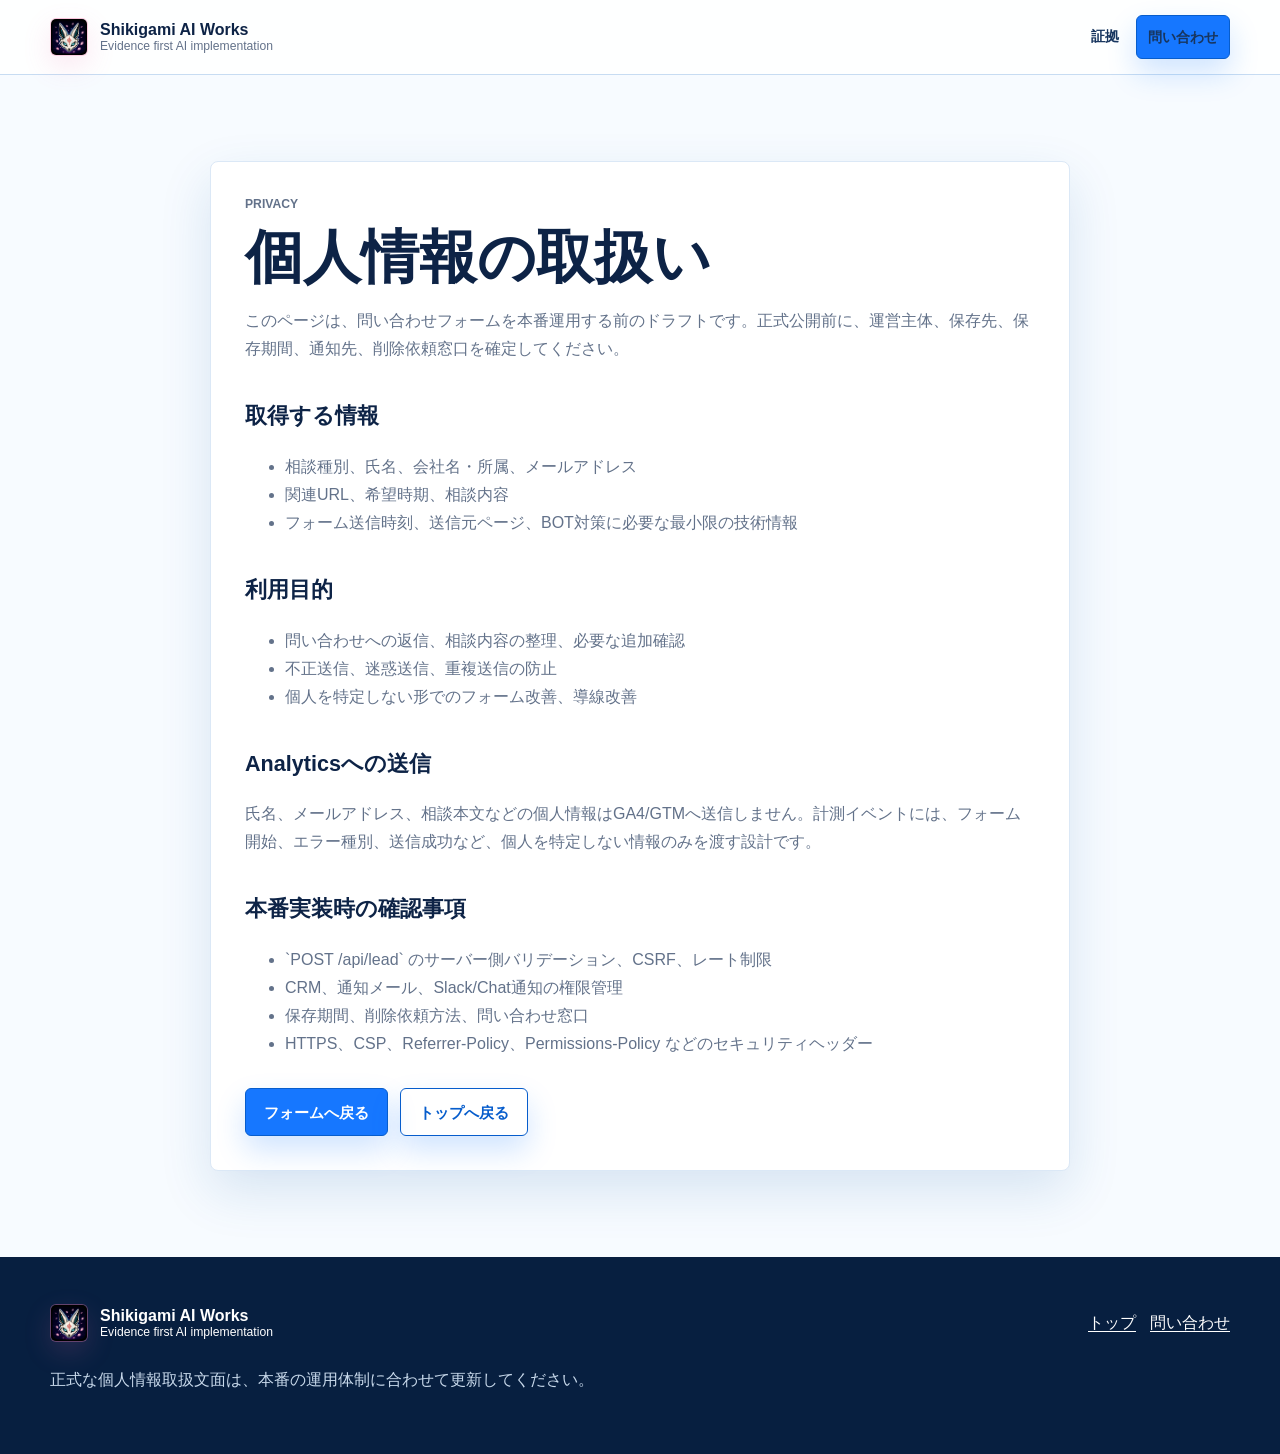
<file: privacy/index.html>
<!doctype html>
<html lang="ja">
<head>
  <meta charset="utf-8">
  <meta name="viewport" content="width=device-width, initial-scale=1">
  <title>個人情報の取扱い | Shikigami AI Works</title>
  <meta name="description" content="Shikigami AI Works の問い合わせフォームにおける個人情報の取扱い方針です。">
  <meta name="robots" content="index,follow">
  <meta name="theme-color" content="#101315">
  <link rel="canonical" href="https://shikigami-ai-works.jp/privacy/">
  <link rel="stylesheet" href="../assets/styles.css?v=sakura-gateway-20260622">
  <script>
    window.dataLayer = window.dataLayer || [];
  </script>
  <script src="../assets/app.js?v=sakura-gateway-20260622" defer></script>
</head>
<body class="privacy-page" data-page="privacy">
  <a class="skip-link" href="#main">本文へ移動</a>
  <header class="site-header">
    <div class="site-header__inner">
      <a class="brand" href="../" aria-label="Shikigami AI Works ホーム">
        <span class="brand__mark" aria-hidden="true">
          <img src="../assets/images/patterns/sakura-api-fox-logo.webp" width="48" height="48" alt="">
        </span>
        <span>
          <span class="brand__name">Shikigami AI Works</span>
          <span class="brand__tagline">Evidence first AI implementation</span>
        </span>
      </a>
      <button class="menu-toggle" type="button" aria-expanded="false" aria-controls="site-nav">
        <span class="menu-toggle__bar" aria-hidden="true"></span>
        <span class="visually-hidden">ナビゲーションを開閉</span>
      </button>
      <nav class="site-nav" id="site-nav" aria-label="プライバシーページナビゲーション">
        <a href="../#proof" data-track="cta" data-cta-id="privacy_proof" data-section-id="privacy">証拠</a>
        <a class="button button--small" href="../#contact" data-track="cta" data-cta-id="privacy_contact" data-section-id="privacy">問い合わせ</a>
      </nav>
    </div>
  </header>

  <main class="simple-main" id="main">
    <article class="simple-panel">
      <p class="section__label">Privacy</p>
      <h1>個人情報の取扱い</h1>
      <p>このページは、問い合わせフォームを本番運用する前のドラフトです。正式公開前に、運営主体、保存先、保存期間、通知先、削除依頼窓口を確定してください。</p>

      <h2>取得する情報</h2>
      <ul>
        <li>相談種別、氏名、会社名・所属、メールアドレス</li>
        <li>関連URL、希望時期、相談内容</li>
        <li>フォーム送信時刻、送信元ページ、BOT対策に必要な最小限の技術情報</li>
      </ul>

      <h2>利用目的</h2>
      <ul>
        <li>問い合わせへの返信、相談内容の整理、必要な追加確認</li>
        <li>不正送信、迷惑送信、重複送信の防止</li>
        <li>個人を特定しない形でのフォーム改善、導線改善</li>
      </ul>

      <h2>Analyticsへの送信</h2>
      <p>氏名、メールアドレス、相談本文などの個人情報はGA4/GTMへ送信しません。計測イベントには、フォーム開始、エラー種別、送信成功など、個人を特定しない情報のみを渡す設計です。</p>

      <h2>本番実装時の確認事項</h2>
      <ul>
        <li>`POST /api/lead` のサーバー側バリデーション、CSRF、レート制限</li>
        <li>CRM、通知メール、Slack/Chat通知の権限管理</li>
        <li>保存期間、削除依頼方法、問い合わせ窓口</li>
        <li>HTTPS、CSP、Referrer-Policy、Permissions-Policy などのセキュリティヘッダー</li>
      </ul>

      <div class="simple-actions">
        <a class="button" href="../#contact" data-track="cta" data-cta-id="privacy_back_contact" data-section-id="privacy">フォームへ戻る</a>
        <a class="button button--outline" href="../" data-track="cta" data-cta-id="privacy_back_home" data-section-id="privacy">トップへ戻る</a>
      </div>
    </article>
  </main>

  <footer class="site-footer">
    <div class="site-footer__inner">
      <div>
        <a class="brand brand--footer" href="../" aria-label="Shikigami AI Works ホーム">
          <span class="brand__mark" aria-hidden="true">
            <img src="../assets/images/patterns/sakura-api-fox-logo.webp" width="48" height="48" alt="">
          </span>
          <span>
            <span class="brand__name">Shikigami AI Works</span>
            <span class="brand__tagline">Evidence first AI implementation</span>
          </span>
        </a>
        <p>正式な個人情報取扱文面は、本番の運用体制に合わせて更新してください。</p>
      </div>
      <nav aria-label="フッターナビゲーション">
        <a href="../">トップ</a>
        <a href="../#contact">問い合わせ</a>
      </nav>
    </div>
  </footer>
</body>
</html>
</file>
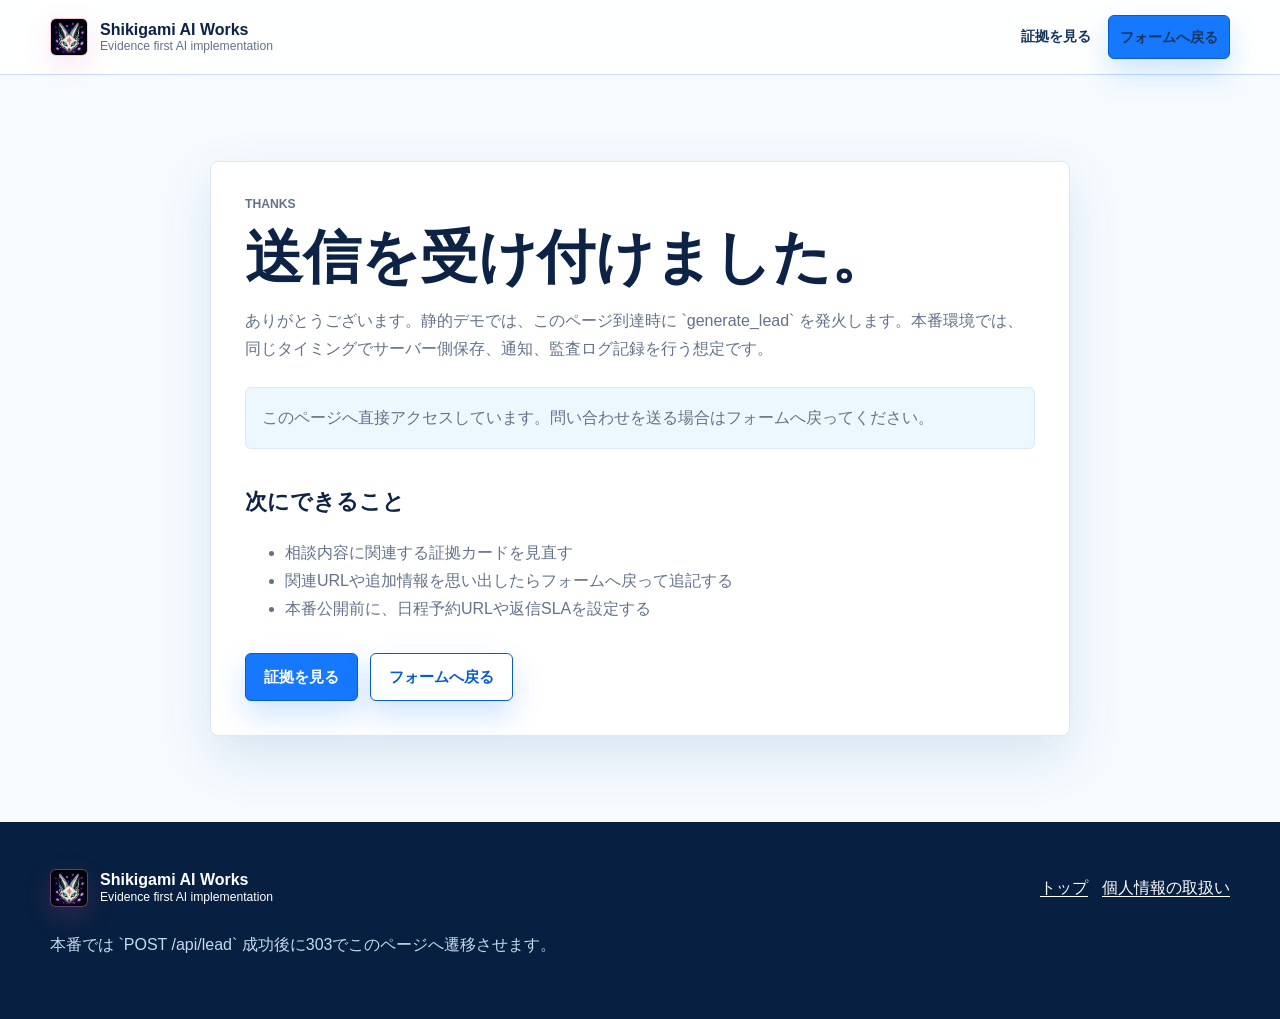
<file: thanks/index.html>
<!doctype html>
<html lang="ja">
<head>
  <meta charset="utf-8">
  <meta name="viewport" content="width=device-width, initial-scale=1">
  <title>送信完了 | Shikigami AI Works</title>
  <meta name="description" content="相談内容の送信完了ページです。返信目安と次の確認導線を案内します。">
  <meta name="robots" content="noindex,follow">
  <meta name="theme-color" content="#101315">
  <link rel="canonical" href="https://shikigami-ai-works.jp/thanks/">
  <link rel="stylesheet" href="../assets/styles.css?v=sakura-gateway-20260622">
  <script>
    window.dataLayer = window.dataLayer || [];
  </script>
  <script src="../assets/app.js?v=sakura-gateway-20260622" defer></script>
</head>
<body class="thanks-page" data-page="thanks">
  <a class="skip-link" href="#main">本文へ移動</a>
  <header class="site-header">
    <div class="site-header__inner">
      <a class="brand" href="../" aria-label="Shikigami AI Works ホーム">
        <span class="brand__mark" aria-hidden="true">
          <img src="../assets/images/patterns/sakura-api-fox-logo.webp" width="48" height="48" alt="">
        </span>
        <span>
          <span class="brand__name">Shikigami AI Works</span>
          <span class="brand__tagline">Evidence first AI implementation</span>
        </span>
      </a>
      <button class="menu-toggle" type="button" aria-expanded="false" aria-controls="site-nav">
        <span class="menu-toggle__bar" aria-hidden="true"></span>
        <span class="visually-hidden">ナビゲーションを開閉</span>
      </button>
      <nav class="site-nav" id="site-nav" aria-label="サンクスページナビゲーション">
        <a href="../#proof" data-track="cta" data-cta-id="thanks_proof" data-section-id="thanks">証拠を見る</a>
        <a class="button button--small" href="../#contact" data-track="cta" data-cta-id="thanks_contact" data-section-id="thanks">フォームへ戻る</a>
      </nav>
    </div>
  </header>

  <main class="simple-main" id="main">
    <section class="simple-panel" aria-labelledby="thanks-title">
      <p class="section__label">Thanks</p>
      <h1 id="thanks-title">送信を受け付けました。</h1>
      <p>ありがとうございます。静的デモでは、このページ到達時に `generate_lead` を発火します。本番環境では、同じタイミングでサーバー側保存、通知、監査ログ記録を行う想定です。</p>
      <p class="thanks-status" data-thanks-status>送信状態を確認しています。</p>

      <h2>次にできること</h2>
      <ul>
        <li>相談内容に関連する証拠カードを見直す</li>
        <li>関連URLや追加情報を思い出したらフォームへ戻って追記する</li>
        <li>本番公開前に、日程予約URLや返信SLAを設定する</li>
      </ul>

      <div class="simple-actions">
        <a class="button" href="../#proof" data-track="cta" data-cta-id="thanks_primary_proof" data-section-id="thanks">証拠を見る</a>
        <a class="button button--outline" href="../#contact" data-track="cta" data-cta-id="thanks_secondary_contact" data-section-id="thanks">フォームへ戻る</a>
      </div>
    </section>
  </main>

  <footer class="site-footer">
    <div class="site-footer__inner">
      <div>
        <a class="brand brand--footer" href="../" aria-label="Shikigami AI Works ホーム">
          <span class="brand__mark" aria-hidden="true">
            <img src="../assets/images/patterns/sakura-api-fox-logo.webp" width="48" height="48" alt="">
          </span>
          <span>
            <span class="brand__name">Shikigami AI Works</span>
            <span class="brand__tagline">Evidence first AI implementation</span>
          </span>
        </a>
        <p>本番では `POST /api/lead` 成功後に303でこのページへ遷移させます。</p>
      </div>
      <nav aria-label="フッターナビゲーション">
        <a href="../">トップ</a>
        <a href="../privacy/">個人情報の取扱い</a>
      </nav>
    </div>
  </footer>
</body>
</html>
</file>
<file: assets/styles.css>
:root {
  color-scheme: light;
  --ink: #0d2346;
  --ink-2: #18365f;
  --paper: #f7fbff;
  --white: #ffffff;
  --mist: #eef7ff;
  --muted: #63728a;
  --line: #dbe8f6;
  --line-strong: #b8d3ef;
  --blue: #1677ff;
  --blue-dark: #075dcc;
  --cyan: #00a6c8;
  --green: #18a058;
  --pink: #ef6aa8;
  --amber: #d98c00;
  --red: #c83d35;
  --shadow: 0 20px 52px rgba(22, 89, 164, 0.14);
  --shadow-soft: 0 12px 34px rgba(22, 89, 164, 0.1);
  --radius: 8px;
  --radius-sm: 6px;
  --max: 1180px;
  --font-body: "BIZ UDPGothic", "Yu Gothic", "Hiragino Kaku Gothic ProN", "Meiryo", sans-serif;
  --font-display: "BIZ UDPMincho", "Yu Mincho", "Hiragino Mincho ProN", serif;
}

* {
  box-sizing: border-box;
}

html {
  scroll-behavior: smooth;
}

body {
  margin: 0;
  background: var(--paper);
  color: var(--ink);
  font-family: var(--font-body);
  font-size: 16px;
  line-height: 1.75;
  letter-spacing: 0;
  text-rendering: optimizeLegibility;
}

body.nav-open {
  overflow: hidden;
}

img,
svg {
  max-width: 100%;
  height: auto;
}

a {
  color: inherit;
  text-decoration-thickness: 0.08em;
  text-underline-offset: 0.18em;
}

button,
input,
select,
textarea {
  font: inherit;
}

button {
  letter-spacing: 0;
}

:focus-visible {
  outline: 3px solid #63d6ff;
  outline-offset: 3px;
}

.visually-hidden {
  position: absolute;
  width: 1px;
  height: 1px;
  padding: 0;
  margin: -1px;
  overflow: hidden;
  clip: rect(0, 0, 0, 0);
  white-space: nowrap;
  border: 0;
}

.skip-link {
  position: fixed;
  top: 12px;
  left: 12px;
  z-index: 1000;
  transform: translateY(-160%);
  background: var(--white);
  color: var(--ink);
  padding: 10px 14px;
  border: 2px solid var(--blue);
  border-radius: var(--radius-sm);
}

.skip-link:focus {
  transform: translateY(0);
}

.site-header {
  position: sticky;
  top: 0;
  z-index: 100;
  background: rgba(255, 255, 255, 0.84);
  border-bottom: 1px solid rgba(184, 211, 239, 0.78);
  backdrop-filter: blur(18px);
}

.site-header__inner,
.section__inner,
.proof-strip__inner,
.site-footer__inner {
  width: min(var(--max), calc(100% - 40px));
  margin: 0 auto;
}

.site-header__inner {
  min-height: 74px;
  display: flex;
  align-items: center;
  justify-content: space-between;
  gap: 24px;
}

.brand {
  display: inline-flex;
  align-items: center;
  gap: 12px;
  min-height: 44px;
  text-decoration: none;
}

.brand__mark {
  display: grid;
  place-items: center;
  width: 38px;
  height: 38px;
  overflow: hidden;
  border: 1px solid rgba(239, 106, 168, 0.34);
  border-radius: var(--radius-sm);
  background: linear-gradient(180deg, #ffffff, #fff1f7);
  color: var(--pink);
  box-shadow: 0 10px 28px rgba(239, 106, 168, 0.16);
}

.brand__mark svg {
  width: 25px;
  height: 25px;
  fill: none;
  stroke: currentColor;
  stroke-width: 1.8;
  stroke-linecap: round;
  stroke-linejoin: round;
}

.brand__mark img {
  width: 100%;
  height: 100%;
  object-fit: cover;
}

.brand__name,
.brand__tagline {
  display: block;
}

.brand__name {
  color: var(--ink);
  font-weight: 900;
  line-height: 1.2;
}

.brand__tagline {
  color: var(--muted);
  font-size: 0.76rem;
  line-height: 1.3;
}

.site-nav {
  display: flex;
  align-items: center;
  gap: 6px;
}

.site-nav a {
  min-height: 44px;
  display: inline-flex;
  align-items: center;
  justify-content: center;
  padding: 8px 11px;
  border-radius: var(--radius-sm);
  color: var(--ink-2);
  text-decoration: none;
  font-size: 0.9rem;
  font-weight: 800;
}

.site-nav a:hover {
  background: #edf6ff;
  color: var(--blue-dark);
}

.menu-toggle {
  display: none;
  width: 46px;
  height: 46px;
  border: 1px solid var(--line);
  border-radius: var(--radius-sm);
  background: var(--white);
  color: var(--ink);
  box-shadow: var(--shadow-soft);
}

.menu-toggle__bar,
.menu-toggle__bar::before,
.menu-toggle__bar::after {
  display: block;
  width: 20px;
  height: 2px;
  margin: 0 auto;
  background: currentColor;
  content: "";
  transition: transform 180ms ease, opacity 180ms ease;
}

.menu-toggle__bar::before {
  transform: translateY(-7px);
}

.menu-toggle__bar::after {
  transform: translateY(5px);
}

.nav-open .menu-toggle__bar {
  transform: rotate(45deg);
}

.nav-open .menu-toggle__bar::before {
  transform: translateY(0) rotate(90deg);
}

.nav-open .menu-toggle__bar::after {
  opacity: 0;
}

.button {
  min-height: 48px;
  display: inline-flex;
  align-items: center;
  justify-content: center;
  gap: 8px;
  padding: 12px 18px;
  border: 1px solid var(--blue-dark);
  border-radius: var(--radius-sm);
  background: var(--blue);
  color: var(--white);
  font-size: 0.95rem;
  font-weight: 900;
  line-height: 1.25;
  text-decoration: none;
  cursor: pointer;
  box-shadow: 0 14px 30px rgba(22, 119, 255, 0.2);
  transition: transform 160ms ease, background 160ms ease, border-color 160ms ease, color 160ms ease, box-shadow 160ms ease;
}

.button:hover {
  background: var(--blue-dark);
  transform: translateY(-1px);
  box-shadow: 0 16px 34px rgba(7, 93, 204, 0.24);
}

.button--small {
  min-height: 40px;
  padding: 8px 13px;
  font-size: 0.86rem;
}

.button--secondary {
  background: rgba(255, 255, 255, 0.78);
  color: var(--ink);
  border-color: rgba(22, 119, 255, 0.28);
  box-shadow: 0 12px 26px rgba(22, 89, 164, 0.1);
}

.button--secondary:hover {
  background: var(--white);
  color: var(--blue-dark);
}

.button--outline {
  background: transparent;
  color: var(--blue-dark);
  border-color: var(--blue-dark);
}

.button--light {
  background: var(--white);
  color: var(--ink);
  border-color: var(--white);
}

.button--disabled,
.button:disabled {
  background: #e8eef5;
  border-color: #d1dde9;
  color: #748198;
  cursor: not-allowed;
  transform: none;
  box-shadow: none;
}

.hero {
  position: relative;
  overflow: hidden;
  min-height: 660px;
  --hero-image-opacity: 0.8;
  background: #fff8fc;
}

.hero::before {
  position: absolute;
  inset: 0;
  z-index: 1;
  background:
    linear-gradient(90deg, rgba(255, 251, 253, 0.99) 0%, rgba(255, 251, 253, 0.94) 36%, rgba(255, 248, 252, 0.46) 67%, rgba(255, 248, 252, 0.16) 100%),
    radial-gradient(circle at 74% 18%, rgba(239, 106, 168, 0.16), transparent 34%),
    linear-gradient(180deg, rgba(255, 255, 255, 0) 70%, var(--paper) 100%);
  content: "";
}

.hero__backdrop {
  position: absolute;
  inset: 0;
  z-index: 0;
  background:
    linear-gradient(90deg, rgba(239, 106, 168, 0.12) 1px, transparent 1px),
    linear-gradient(0deg, rgba(22, 119, 255, 0.07) 1px, transparent 1px);
  background-size: 96px 96px;
  mask-image: linear-gradient(90deg, transparent 0, #000 18%, #000 74%, transparent 100%);
  opacity: 0.54;
}

.hero__image {
  position: absolute;
  inset: 0 0 auto auto;
  z-index: 0;
  width: 100%;
  height: 100%;
  object-fit: cover;
  object-position: center right;
  opacity: var(--hero-image-opacity);
  filter: saturate(1.06) contrast(1.04) brightness(1.08);
}

.hero__inner {
  position: relative;
  z-index: 2;
  width: min(var(--max), calc(100% - 40px));
  min-height: 480px;
  margin: 0 auto;
  padding: 54px 0 86px;
  display: grid;
  grid-template-columns: minmax(0, 1.08fr) minmax(320px, 0.72fr);
  gap: 32px;
  align-items: center;
}

.hero__content {
  max-width: 700px;
  min-width: 0;
}

.hero__brand {
  display: inline-flex;
  align-items: center;
  min-height: 34px;
  margin: 0 0 18px;
  padding: 4px 10px;
  border: 1px solid rgba(239, 106, 168, 0.28);
  border-radius: var(--radius-sm);
  background: rgba(255, 255, 255, 0.72);
  color: var(--pink);
  font-size: 0.82rem;
  font-weight: 900;
}

.hero h1,
.section h2,
.final-cta h2,
.contact-copy h2 {
  margin: 0;
  font-family: var(--font-display);
  font-weight: 900;
  line-height: 1.14;
}

.hero h1 {
  max-width: 760px;
  color: var(--ink);
  font-size: 3.08rem;
}

.hero h1 span {
  display: block;
}

.hero__lead {
  max-width: 680px;
  margin: 18px 0 0;
  color: var(--ink-2);
  font-size: 1.08rem;
  line-height: 1.76;
}

.hero__sublead {
  max-width: 670px;
  margin: 10px 0 0;
  color: var(--muted);
  font-size: 0.95rem;
}

.hero__actions {
  display: flex;
  flex-wrap: wrap;
  gap: 12px;
  margin-top: 24px;
}

.hero__facts {
  display: grid;
  grid-template-columns: repeat(3, minmax(0, 1fr));
  gap: 12px;
  max-width: 780px;
  padding: 0;
  margin: 24px 0 0;
  list-style: none;
}

.hero__facts li {
  min-height: 96px;
  padding: 14px;
  border: 1px solid rgba(184, 211, 239, 0.86);
  border-radius: var(--radius);
  background: rgba(255, 255, 255, 0.76);
  box-shadow: var(--shadow-soft);
  backdrop-filter: blur(12px);
}

.hero__facts span,
.section__label,
.signal-card__label {
  color: var(--blue);
  font-size: 0.76rem;
  font-weight: 900;
  line-height: 1.4;
  text-transform: uppercase;
}

.hero__facts strong,
.hero__facts em {
  display: block;
}

.hero__facts strong {
  margin-top: 8px;
  color: var(--ink);
  font-size: 0.9rem;
}

.hero__facts em {
  margin-top: 4px;
  color: var(--muted);
  font-size: 0.8rem;
  font-style: normal;
  line-height: 1.55;
}

.hero__dashboard {
  position: relative;
  min-height: 380px;
  min-width: 0;
}

.hero__seal {
  position: absolute;
  right: 24px;
  top: 104px;
  z-index: 2;
  width: 150px;
  margin: 0;
  border: 1px solid rgba(255, 255, 255, 0.86);
  border-radius: var(--radius);
  background: rgba(255, 255, 255, 0.76);
  box-shadow: 0 22px 48px rgba(60, 20, 54, 0.2);
  backdrop-filter: blur(14px);
}

.hero__seal img {
  width: 100%;
  height: auto;
  border-radius: inherit;
}

.signal-card {
  position: absolute;
  width: 240px;
  padding: 18px;
  border: 1px solid rgba(184, 211, 239, 0.92);
  border-radius: var(--radius);
  background: rgba(255, 255, 255, 0.78);
  box-shadow: var(--shadow);
  backdrop-filter: blur(16px);
}

.signal-card strong {
  display: block;
  margin-top: 8px;
  color: var(--ink);
  font-size: 0.95rem;
  line-height: 1.45;
}

.signal-card--main {
  top: 42px;
  left: 0;
}

.signal-card--right {
  top: 0;
  right: 0;
  width: 212px;
}

.signal-card--bottom {
  right: 36px;
  bottom: 24px;
  width: 280px;
}

.signal-card__bars {
  display: flex;
  align-items: end;
  gap: 4px;
  height: 42px;
  margin-top: 14px;
}

.signal-card__bars span {
  width: 100%;
  min-width: 12px;
  border-radius: 2px;
  background: linear-gradient(180deg, var(--blue), var(--cyan));
  animation: barPulse 2.8s ease-in-out infinite;
}

.signal-card__bars span:nth-child(1) { height: 42%; }
.signal-card__bars span:nth-child(2) { height: 62%; animation-delay: 120ms; }
.signal-card__bars span:nth-child(3) { height: 54%; animation-delay: 240ms; }
.signal-card__bars span:nth-child(4) { height: 78%; animation-delay: 360ms; }
.signal-card__bars span:nth-child(5) { height: 92%; animation-delay: 480ms; }

.proof-strip {
  position: relative;
  z-index: 4;
  margin-top: -124px;
}

.proof-strip__inner {
  display: grid;
  grid-template-columns: repeat(5, minmax(0, 1fr));
  gap: 12px;
}

.proof-chip {
  min-height: 110px;
  padding: 18px;
  border: 1px solid var(--line);
  border-radius: var(--radius);
  background: rgba(255, 255, 255, 0.88);
  color: var(--ink);
  text-align: left;
  text-decoration: none;
  box-shadow: var(--shadow);
  cursor: pointer;
  backdrop-filter: blur(18px);
  transition: transform 160ms ease, border-color 160ms ease, box-shadow 160ms ease;
}

.proof-chip:hover {
  transform: translateY(-2px);
  border-color: var(--blue);
  box-shadow: 0 22px 50px rgba(22, 119, 255, 0.18);
}

.proof-chip span,
.proof-chip strong {
  display: block;
}

.proof-chip span {
  color: var(--muted);
  font-size: 0.82rem;
  font-weight: 900;
}

.proof-chip strong {
  margin-top: 7px;
  font-size: 1.08rem;
}

.section {
  padding: 104px 0;
}

.section--intro {
  padding-top: 126px;
}

.section--visual,
.section--works {
  background: var(--white);
}

.section--proof {
  background:
    linear-gradient(180deg, var(--white) 0%, var(--white) 54%, #eef8ff 54%, #eef8ff 100%);
}

.section--process {
  position: relative;
  overflow: hidden;
  background:
    linear-gradient(180deg, rgba(255, 255, 255, 0.72), rgba(255, 255, 255, 0.96)),
    url("images/bright/warm-circuit-road.webp") center / cover no-repeat;
}

.section--cta {
  padding: 74px 0;
  background: linear-gradient(120deg, var(--blue-dark), #0aa6c9 62%, #57c987);
  color: var(--white);
}

.section--contact {
  background: linear-gradient(180deg, var(--paper), var(--white));
}

.section__inner--split {
  display: grid;
  grid-template-columns: minmax(0, 0.9fr) minmax(0, 1.1fr);
  gap: 64px;
  align-items: start;
}

.section__inner--visual {
  display: grid;
  grid-template-columns: minmax(0, 0.9fr) minmax(0, 1.05fr);
  gap: 54px;
  align-items: center;
}

.section__inner--visual-reverse {
  grid-template-columns: minmax(0, 1.04fr) minmax(0, 0.96fr);
}

.section__header {
  max-width: 760px;
  margin-bottom: 42px;
}

.section__label {
  display: block;
  margin: 0 0 12px;
  color: var(--blue);
}

.section h2,
.final-cta h2,
.contact-copy h2 {
  color: var(--ink);
  font-size: 3.42rem;
}

.section h3 {
  margin: 0 0 10px;
  color: var(--ink);
  font-size: 1.08rem;
  line-height: 1.45;
}

.section__intro,
.contact-copy p,
.final-cta p {
  margin: 18px 0 0;
  color: var(--muted);
  font-size: 1rem;
}

.section--cta .section__label,
.section--cta .final-cta h2,
.section--cta .final-cta p {
  color: var(--white);
}

.visual-panel {
  position: relative;
  overflow: hidden;
  border: 1px solid var(--line);
  border-radius: var(--radius);
  background: var(--white);
  box-shadow: var(--shadow);
}

.visual-panel::after {
  position: absolute;
  inset: 0;
  border: 1px solid rgba(255, 255, 255, 0.72);
  border-radius: inherit;
  pointer-events: none;
  content: "";
}

.visual-panel img {
  display: block;
  width: 100%;
  min-height: 430px;
  object-fit: cover;
}

.visual-panel--soft img {
  object-position: center;
}

.problem-list,
.audience-grid,
.solution-grid,
.service-grid,
.evidence-grid,
.faq-list {
  display: grid;
  gap: 16px;
}

.problem-card,
.solution-card,
.service-card,
.evidence-card,
.faq-list details,
.lead-form {
  border: 1px solid var(--line);
  border-radius: var(--radius);
  background: var(--white);
  box-shadow: var(--shadow-soft);
}

.problem-card,
.solution-card,
.service-card,
.evidence-card {
  padding: 24px;
}

.problem-card {
  display: grid;
  grid-template-columns: 48px 1fr;
  gap: 12px 18px;
  align-items: start;
}

.problem-card span {
  grid-row: span 2;
  display: grid;
  place-items: center;
  width: 44px;
  height: 44px;
  border: 1px solid rgba(22, 119, 255, 0.24);
  border-radius: var(--radius-sm);
  background: #eef7ff;
  color: var(--blue);
  font-weight: 900;
}

.problem-card p,
.solution-card p,
.service-card p,
.evidence-card p,
.output-item p,
.timeline p,
.faq-list p {
  margin: 0;
  color: var(--muted);
}

.solution-copy {
  min-width: 0;
}

.solution-grid {
  margin-top: 28px;
  grid-template-columns: 1fr;
}

.audience-grid {
  grid-template-columns: repeat(4, minmax(0, 1fr));
}

.solution-card,
.service-card {
  display: grid;
  grid-template-columns: 52px 1fr;
  gap: 8px 16px;
}

.service-card {
  align-items: start;
}

.service-card .button {
  grid-column: 1 / -1;
  margin-top: 8px;
}

.service-grid {
  margin-top: 28px;
  grid-template-columns: repeat(2, minmax(0, 1fr));
}

.solution-card__index {
  grid-row: span 2;
  display: grid;
  place-items: center;
  width: 42px;
  height: 42px;
  border-radius: var(--radius-sm);
  background: #ecfbf6;
  color: var(--green);
  font-weight: 900;
}

.compare-table {
  border: 1px solid var(--line);
  border-radius: var(--radius);
  background: var(--white);
  box-shadow: var(--shadow-soft);
  overflow: hidden;
}

.compare-table > div {
  display: grid;
  grid-template-columns: 1fr 1fr;
}

.compare-table span {
  padding: 16px 18px;
  border-bottom: 1px solid var(--line);
}

.compare-table span:nth-child(odd) {
  border-right: 1px solid var(--line);
}

.compare-table > div:last-child span {
  border-bottom: 0;
}

.compare-table__head {
  background: var(--ink);
  color: var(--white);
  font-weight: 900;
}

.use-case-table {
  border: 1px solid var(--line);
  border-radius: var(--radius);
  background: var(--white);
  box-shadow: var(--shadow-soft);
  overflow: hidden;
}

.use-case-table > div {
  display: grid;
  grid-template-columns: 1.05fr 0.95fr 1fr;
}

.use-case-table span {
  padding: 15px 16px;
  border-bottom: 1px solid var(--line);
}

.use-case-table span:not(:last-child) {
  border-right: 1px solid var(--line);
}

.use-case-table > div:last-child span {
  border-bottom: 0;
}

.evidence-grid {
  grid-template-columns: repeat(4, minmax(0, 1fr));
}

.evidence-card {
  display: flex;
  flex-direction: column;
  min-height: 460px;
}

.evidence-card__top {
  display: flex;
  align-items: center;
  justify-content: space-between;
  gap: 10px;
  margin-bottom: 20px;
}

.evidence-card__type {
  color: var(--blue);
  font-size: 0.76rem;
  font-weight: 900;
  text-transform: uppercase;
}

.status-pill {
  display: inline-flex;
  align-items: center;
  min-height: 28px;
  padding: 2px 8px;
  border: 1px solid rgba(24, 160, 88, 0.24);
  border-radius: var(--radius-sm);
  background: #effbf5;
  color: #08723a;
  font-size: 0.72rem;
  font-weight: 900;
  white-space: nowrap;
}

.status-pill--pending {
  border-color: rgba(217, 140, 0, 0.28);
  background: #fff8e9;
  color: #8a5700;
}

.evidence-card__meta {
  display: grid;
  gap: 12px;
  margin: 14px 0 18px;
}

.evidence-card__meta div {
  display: grid;
  gap: 4px;
  padding-top: 12px;
  border-top: 1px solid var(--line);
}

.evidence-card__meta dt {
  color: var(--ink);
  font-size: 0.84rem;
  font-weight: 900;
}

.evidence-card__meta dd {
  margin: 0;
  color: var(--muted);
  font-size: 0.9rem;
  line-height: 1.6;
}

.text-button {
  display: inline-flex;
  align-items: center;
  justify-content: flex-start;
  min-height: 44px;
  margin: auto 0 12px;
  padding: 0;
  border: 0;
  background: transparent;
  color: var(--blue-dark);
  font-weight: 900;
  text-align: left;
  text-decoration: underline;
  text-decoration-thickness: 0.08em;
  text-underline-offset: 0.2em;
  cursor: pointer;
}

.output-list {
  display: grid;
  gap: 14px;
  margin-top: 28px;
}

.output-item {
  display: grid;
  grid-template-columns: 54px 1fr;
  gap: 18px;
  align-items: start;
  padding: 20px 0;
  border-top: 1px solid var(--line);
}

.output-item span {
  display: grid;
  place-items: center;
  width: 44px;
  height: 44px;
  border-radius: var(--radius-sm);
  background: var(--ink);
  color: var(--white);
  font-weight: 900;
}

.timeline {
  position: relative;
  display: grid;
  grid-template-columns: repeat(4, minmax(0, 1fr));
  gap: 16px;
  padding: 0;
  margin: 0;
  list-style: none;
}

.timeline::before {
  position: absolute;
  top: 44px;
  left: 6%;
  right: 6%;
  height: 2px;
  background: linear-gradient(90deg, transparent, var(--blue), var(--cyan), transparent);
  content: "";
}

.timeline li {
  position: relative;
  min-height: 250px;
  padding: 22px;
  border: 1px solid rgba(184, 211, 239, 0.86);
  border-radius: var(--radius);
  background: rgba(255, 255, 255, 0.84);
  box-shadow: var(--shadow-soft);
  backdrop-filter: blur(12px);
}

.timeline span {
  display: grid;
  place-items: center;
  width: 44px;
  height: 44px;
  margin-bottom: 24px;
  border: 1px solid rgba(22, 119, 255, 0.28);
  border-radius: var(--radius-sm);
  background: #eef7ff;
  color: var(--blue);
  font-weight: 900;
}

.faq-list {
  grid-template-columns: 1fr;
}

.faq-list details {
  padding: 0;
}

.faq-list summary {
  min-height: 58px;
  display: flex;
  align-items: center;
  justify-content: space-between;
  gap: 16px;
  padding: 16px 18px;
  cursor: pointer;
  font-weight: 900;
}

.faq-list summary::after {
  width: 24px;
  height: 24px;
  display: grid;
  place-items: center;
  border: 1px solid var(--line);
  border-radius: var(--radius-sm);
  color: var(--blue);
  content: "+";
  flex: 0 0 auto;
}

.faq-list details[open] summary::after {
  content: "-";
}

.faq-list details p {
  padding: 0 18px 18px;
}

.final-cta {
  display: flex;
  align-items: center;
  justify-content: space-between;
  gap: 32px;
}

.final-cta div {
  max-width: 780px;
}

.contact-layout {
  display: grid;
  grid-template-columns: minmax(0, 0.85fr) minmax(0, 1.15fr);
  gap: 54px;
  align-items: start;
}

.contact-notes {
  padding-left: 1.2em;
  color: var(--muted);
}

.pack-selected {
  padding: 12px 14px;
  border: 1px solid rgba(22, 119, 255, 0.24);
  border-radius: var(--radius-sm);
  background: #eef7ff;
  color: var(--ink-2);
  font-weight: 800;
}

.lead-form {
  display: grid;
  grid-template-columns: repeat(2, minmax(0, 1fr));
  gap: 18px;
  padding: 28px;
  box-shadow: var(--shadow);
}

.form-row {
  display: grid;
  gap: 7px;
}

.form-row--full,
.lead-form__submit,
.form-summary,
.form-footnote {
  grid-column: 1 / -1;
}

.form-row label {
  font-weight: 900;
}

.form-row input,
.form-row select,
.form-row textarea {
  width: 100%;
  min-height: 48px;
  border: 1px solid #b9cde4;
  border-radius: var(--radius-sm);
  background: var(--white);
  color: var(--ink);
  padding: 10px 12px;
}

.form-row textarea {
  min-height: 170px;
  resize: vertical;
}

.form-row input[aria-invalid="true"],
.form-row select[aria-invalid="true"],
.form-row textarea[aria-invalid="true"] {
  border-color: var(--red);
  box-shadow: 0 0 0 3px rgba(200, 61, 53, 0.12);
}

.field-help,
.field-error,
.form-footnote {
  margin: 0;
  font-size: 0.86rem;
}

.field-help,
.form-footnote {
  color: var(--muted);
}

.field-error {
  min-height: 1.4em;
  color: var(--red);
  font-weight: 900;
}

.form-row--checkbox {
  grid-template-columns: 24px 1fr;
  align-items: start;
  gap: 10px;
}

.form-row--checkbox input {
  width: 22px;
  min-height: 22px;
  margin-top: 4px;
}

.form-row--checkbox label {
  font-weight: 700;
}

.form-row--checkbox .field-error {
  grid-column: 2;
}

.honeypot {
  position: absolute;
  left: -10000px;
  width: 1px;
  height: 1px;
  overflow: hidden;
}

.form-summary {
  padding: 16px;
  border: 2px solid var(--red);
  border-radius: var(--radius-sm);
  background: #fff3f0;
}

.form-summary h3 {
  margin: 0 0 8px;
  color: var(--red);
}

.form-summary ul {
  margin: 0;
  padding-left: 1.2em;
}

.form-summary button {
  min-height: 36px;
  padding: 0;
  border: 0;
  background: transparent;
  color: var(--red);
  font-weight: 900;
  text-align: left;
  text-decoration: underline;
  cursor: pointer;
}

.lead-form[aria-busy="true"] {
  opacity: 0.82;
}

.proof-dialog {
  width: min(720px, calc(100% - 36px));
  padding: 0;
  border: 0;
  border-radius: var(--radius);
  box-shadow: 0 28px 90px rgba(13, 35, 70, 0.28);
}

.proof-dialog::backdrop {
  background: rgba(13, 35, 70, 0.42);
}

.proof-dialog__body {
  position: relative;
  padding: 34px;
}

.proof-dialog__body h2 {
  margin: 0;
  color: var(--ink);
  font-family: var(--font-display);
  font-size: 2.25rem;
  line-height: 1.2;
}

.proof-dialog__body p {
  color: var(--muted);
}

.proof-dialog__body ul {
  padding-left: 1.2em;
}

.proof-dialog__close {
  position: absolute;
  top: 16px;
  right: 16px;
  display: grid;
  place-items: center;
  width: 42px;
  height: 42px;
  border: 1px solid var(--line);
  border-radius: var(--radius-sm);
  background: var(--white);
  color: var(--ink);
  font-size: 1.4rem;
  cursor: pointer;
}

.proof-dialog__actions {
  display: flex;
  flex-wrap: wrap;
  gap: 12px;
  margin-top: 28px;
}

.site-footer {
  background: #071f40;
  color: var(--white);
  padding: 44px 0;
}

.site-footer__inner {
  display: flex;
  align-items: flex-start;
  justify-content: space-between;
  gap: 32px;
}

.site-footer .brand__mark {
  background: rgba(255, 255, 255, 0.08);
  color: #8fdcff;
}

.site-footer .brand__name,
.site-footer .brand__tagline {
  color: var(--white);
}

.site-footer p {
  max-width: 560px;
  color: #c8d9eb;
}

.site-footer__domain {
  margin-top: 10px;
  font-size: 0.85rem;
}

.site-footer nav {
  display: flex;
  flex-wrap: wrap;
  gap: 14px;
}

.site-footer a {
  min-height: 44px;
  display: inline-flex;
  align-items: center;
  color: var(--white);
}

.thanks-page,
.privacy-page {
  min-height: 100vh;
  display: flex;
  flex-direction: column;
}

.simple-main {
  flex: 1;
  padding: 86px 0;
}

.simple-panel {
  width: min(860px, calc(100% - 40px));
  margin: 0 auto;
  padding: 34px;
  border: 1px solid var(--line);
  border-radius: var(--radius);
  background: var(--white);
  box-shadow: var(--shadow);
}

.simple-panel h1 {
  margin: 0;
  color: var(--ink);
  font-family: var(--font-display);
  font-size: 3.6rem;
  line-height: 1.15;
}

.simple-panel h2 {
  margin-top: 34px;
  color: var(--ink);
  font-size: 1.35rem;
}

.simple-panel p,
.simple-panel li {
  color: var(--muted);
}

.simple-actions {
  display: flex;
  flex-wrap: wrap;
  gap: 12px;
  margin-top: 30px;
}

.thanks-status {
  margin-top: 24px;
  padding: 16px;
  border: 1px solid var(--line);
  border-radius: var(--radius-sm);
  background: #edf7ff;
  color: var(--ink);
}

@keyframes barPulse {
  0%, 100% {
    transform: scaleY(0.78);
    opacity: 0.72;
  }
  50% {
    transform: scaleY(1);
    opacity: 1;
  }
}

@media (max-width: 1080px) {
  .site-header__inner,
  .section__inner,
  .proof-strip__inner,
  .site-footer__inner,
  .hero__inner {
    width: min(100% - 32px, var(--max));
  }

  .hero__inner,
  .section__inner--split,
  .section__inner--visual,
  .section__inner--visual-reverse,
  .contact-layout {
    grid-template-columns: 1fr;
    gap: 36px;
  }

  .hero {
    min-height: auto;
  }

  .hero__inner {
    min-height: 0;
    padding: 58px 0 118px;
  }

  .hero h1 {
    font-size: 2.92rem;
  }

  .signal-card {
    position: relative;
    inset: auto;
    width: auto;
  }

  .hero__dashboard {
    display: none;
  }

  .proof-strip__inner,
  .audience-grid,
  .service-grid,
  .evidence-grid,
  .timeline {
    grid-template-columns: repeat(2, minmax(0, 1fr));
  }

  .timeline::before {
    display: none;
  }
}

@media (max-width: 820px) {
  .menu-toggle {
    display: grid;
    place-items: center;
  }

  .site-nav {
    position: fixed;
    inset: 72px 14px auto;
    display: none;
    grid-template-columns: 1fr;
    padding: 14px;
    border: 1px solid var(--line);
    border-radius: var(--radius);
    background: var(--white);
    box-shadow: var(--shadow);
  }

  .nav-open .site-nav {
    display: grid;
  }

  .site-nav a {
    justify-content: flex-start;
  }

  .hero__image {
    opacity: var(--hero-image-opacity);
    object-position: 58% center;
  }

  .hero::before {
    background:
      linear-gradient(90deg, rgba(255, 251, 253, 0.88) 0%, rgba(255, 251, 253, 0.76) 44%, rgba(255, 248, 252, 0.34) 72%, rgba(255, 248, 252, 0.12) 100%),
      linear-gradient(180deg, rgba(255, 251, 253, 0.52) 0%, rgba(255, 251, 253, 0.34) 42%, rgba(255, 248, 252, 0.12) 76%, rgba(255, 248, 252, 0.04) 100%),
      radial-gradient(circle at 56% 20%, rgba(239, 106, 168, 0.14), transparent 42%),
      linear-gradient(180deg, rgba(255, 255, 255, 0) 72%, var(--paper) 100%);
  }

  .hero h1 {
    font-size: 2.48rem;
  }

  .section h2,
  .final-cta h2,
  .contact-copy h2 {
    font-size: 2.34rem;
  }

  .hero__facts,
  .lead-form,
  .output-list {
    grid-template-columns: 1fr;
  }

  .use-case-table > div {
    grid-template-columns: 1fr;
  }

  .use-case-table span:not(:last-child) {
    border-right: 0;
  }

  .use-case-table span:nth-child(3n + 2),
  .use-case-table span:nth-child(3n + 3) {
    background: #f5fbff;
  }

  .hero__facts {
    display: flex;
    gap: 10px;
    overflow-x: auto;
    padding-bottom: 4px;
    scroll-snap-type: x proximity;
    scrollbar-width: none;
  }

  .hero__facts::-webkit-scrollbar {
    display: none;
  }

  .hero__facts li {
    flex: 0 0 300px;
    min-width: 300px;
    scroll-snap-align: start;
  }

  .hero__dashboard {
    display: none;
  }

  .proof-strip {
    margin-top: -68px;
  }

  .section {
    padding: 76px 0;
  }

  .section--intro {
    padding-top: 96px;
  }

  .final-cta,
  .site-footer__inner {
    align-items: stretch;
    flex-direction: column;
  }

  .visual-panel img {
    min-height: 320px;
  }

  .lead-form {
    padding: 22px;
  }
}

@media (max-width: 560px) {
  body {
    font-size: 15px;
  }

  .brand__tagline {
    display: none;
  }

  .hero__inner {
    padding: 46px 0 104px;
  }

  .hero h1 {
    font-size: 1.78rem;
    line-height: 1.2;
  }

  .hero__lead {
    margin-top: 18px;
    font-size: 1rem;
  }

  .hero__actions {
    display: grid;
    grid-template-columns: 1fr;
    margin-top: 26px;
  }

  .button,
  .button--small {
    width: 100%;
  }

  .section h2,
  .final-cta h2,
  .contact-copy h2 {
    font-size: 1.96rem;
  }

  .proof-strip__inner,
  .audience-grid,
  .service-grid,
  .evidence-grid,
  .timeline {
    grid-template-columns: 1fr;
  }

  .proof-chip {
    min-height: 88px;
  }

  .compare-table > div {
    grid-template-columns: 1fr;
  }

  .compare-table span:nth-child(odd) {
    border-right: 0;
  }

  .compare-table span:nth-child(even) {
    background: #f5fbff;
  }

  .problem-card,
  .solution-card,
  .service-card,
  .output-item {
    grid-template-columns: 1fr;
  }

  .form-row--checkbox {
    grid-template-columns: 22px 1fr;
  }

  .proof-dialog__body,
  .simple-panel {
    padding: 24px;
  }

  .simple-panel h1 {
    font-size: 2.3rem;
  }
}

@media (prefers-reduced-motion: reduce) {
  *,
  *::before,
  *::after {
    scroll-behavior: auto !important;
    transition-duration: 0.01ms !important;
    animation-duration: 0.01ms !important;
    animation-iteration-count: 1 !important;
  }
}
</file>
<file: patterns/patterns.css>
:root {
  color-scheme: light;
  --ink: #152033;
  --muted: #667187;
  --line: rgba(64, 82, 111, 0.18);
  --paper: #ffffff;
  --ice: #f7fbff;
  --navy: #17243a;
  --blue: #2277e6;
  --cyan: #45d6ff;
  --gold: #d59b2d;
  --sakura: #f06f9f;
  --green: #2f9b78;
  --shadow: 0 24px 70px rgba(19, 35, 64, 0.16);
  --max: 1180px;
}

* {
  box-sizing: border-box;
}

html {
  scroll-behavior: smooth;
}

body {
  margin: 0;
  min-width: 320px;
  background:
    linear-gradient(180deg, #f8fcff 0%, #ffffff 34%, #f7fbff 100%);
  color: var(--ink);
  font-family: "Yu Gothic", "Meiryo", "Hiragino Kaku Gothic ProN", sans-serif;
  line-height: 1.7;
}

img {
  display: block;
  max-width: 100%;
}

button,
a {
  font: inherit;
}

a {
  color: inherit;
}

.lab-header {
  min-height: 82vh;
  padding: 22px 24px 72px;
  background:
    linear-gradient(135deg, rgba(34, 119, 230, 0.1), rgba(69, 214, 255, 0) 46%),
    linear-gradient(180deg, #ffffff, #eef8ff);
  border-bottom: 1px solid var(--line);
}

.lab-nav {
  width: min(100%, var(--max));
  margin: 0 auto;
  display: flex;
  align-items: center;
  justify-content: space-between;
  gap: 18px;
}

.brand-link {
  display: inline-flex;
  align-items: center;
  gap: 12px;
  min-width: 0;
  color: var(--navy);
  font-weight: 800;
  text-decoration: none;
}

.brand-link img {
  width: 48px;
  height: 48px;
  border-radius: 8px;
  box-shadow: 0 14px 34px rgba(25, 52, 92, 0.18);
}

.brand-link span {
  overflow-wrap: anywhere;
}

.lab-tabs {
  display: flex;
  gap: 8px;
  padding: 6px;
  border: 1px solid rgba(44, 74, 113, 0.16);
  border-radius: 8px;
  background: rgba(255, 255, 255, 0.78);
  box-shadow: 0 12px 34px rgba(29, 50, 82, 0.08);
}

.pattern-tab,
.lab-action {
  min-height: 42px;
  border: 1px solid rgba(37, 68, 106, 0.18);
  border-radius: 8px;
  background: #ffffff;
  color: var(--navy);
  cursor: pointer;
  transition: transform 160ms ease, border-color 160ms ease, background 160ms ease;
}

.pattern-tab {
  width: 48px;
  font-weight: 800;
}

.pattern-tab:hover,
.pattern-tab:focus-visible,
.lab-action:hover,
.lab-action:focus-visible,
.lab-link:hover,
.lab-link:focus-visible,
.pattern__return:hover,
.pattern__return:focus-visible {
  border-color: rgba(34, 119, 230, 0.5);
  transform: translateY(-1px);
}

.pattern-tab.is-active {
  background: var(--navy);
  border-color: var(--navy);
  color: #ffffff;
}

.lab-hero {
  width: min(100%, var(--max));
  margin: 82px auto 0;
  display: grid;
  grid-template-columns: minmax(0, 0.95fr) minmax(320px, 0.7fr);
  align-items: center;
  gap: 22px;
}

.lab-hero__copy {
  min-width: 0;
}

.lab-label,
.pattern__number {
  display: inline-flex;
  width: fit-content;
  align-items: center;
  min-height: 30px;
  padding: 3px 10px;
  border: 1px solid rgba(34, 119, 230, 0.24);
  border-radius: 8px;
  background: rgba(255, 255, 255, 0.76);
  color: #265b94;
  font-size: 0.78rem;
  font-weight: 800;
}

.lab-hero h1 {
  max-width: 880px;
  margin: 0;
  color: #111f36;
  font-family: "Yu Mincho", "Hiragino Mincho ProN", serif;
  font-size: 4.4rem;
  line-height: 1.08;
  letter-spacing: 0;
}

.lab-hero p {
  max-width: 680px;
  margin: 0;
  color: var(--muted);
  font-size: 1.08rem;
}

.lab-actions {
  display: flex;
  flex-wrap: wrap;
  gap: 12px;
  margin-top: 12px;
}

.hero-preview {
  min-width: 0;
  display: grid;
  grid-template-columns: 1fr 1fr;
  gap: 12px;
}

.preview-tile {
  min-width: 0;
  min-height: 0;
  padding: 0;
  border: 1px solid rgba(37, 68, 106, 0.16);
  border-radius: 8px;
  background: #ffffff;
  color: var(--navy);
  cursor: pointer;
  overflow: hidden;
  box-shadow: 0 16px 42px rgba(22, 40, 67, 0.1);
  text-align: left;
  transition: transform 160ms ease, border-color 160ms ease;
}

.preview-tile:first-child {
  grid-column: 1 / -1;
}

.preview-tile:hover,
.preview-tile:focus-visible,
.preview-tile.is-active {
  border-color: rgba(34, 119, 230, 0.54);
  transform: translateY(-2px);
}

.preview-tile img {
  width: 100%;
  aspect-ratio: 16 / 8;
  object-fit: cover;
}

.preview-tile span {
  display: block;
  padding: 9px 10px 10px;
  font-size: 0.86rem;
  font-weight: 900;
  white-space: nowrap;
  overflow: hidden;
  text-overflow: ellipsis;
}

.lab-action,
.lab-link,
.pattern__return {
  display: inline-flex;
  align-items: center;
  justify-content: center;
  min-height: 46px;
  padding: 0 18px;
  border-radius: 8px;
  text-decoration: none;
  font-weight: 800;
}

.lab-action {
  background: var(--navy);
  color: #ffffff;
}

.lab-link,
.pattern__return {
  border: 1px solid rgba(37, 68, 106, 0.18);
  background: rgba(255, 255, 255, 0.75);
  color: var(--navy);
}

main {
  overflow: hidden;
}

.pattern {
  --accent: var(--blue);
  --accent-soft: rgba(34, 119, 230, 0.12);
  --panel: rgba(255, 255, 255, 0.82);
  display: grid;
  grid-template-columns: minmax(0, 0.78fr) minmax(0, 1.22fr);
  gap: 44px;
  width: min(100% - 48px, var(--max));
  margin: 0 auto;
  padding: 100px 0;
  align-items: center;
}

.pattern + .pattern {
  border-top: 1px solid var(--line);
}

.pattern__copy {
  min-width: 0;
}

.pattern__copy h2,
.comparison h2 {
  margin: 18px 0 14px;
  color: #12213a;
  font-family: "Yu Mincho", "Hiragino Mincho ProN", serif;
  font-size: 3rem;
  line-height: 1.12;
  letter-spacing: 0;
}

.pattern__copy p {
  margin: 0;
  color: #4a5871;
  font-size: 1rem;
}

.pattern__points {
  display: grid;
  gap: 9px;
  margin: 24px 0;
  padding: 0;
  list-style: none;
}

.pattern__points li {
  padding-left: 18px;
  position: relative;
  color: #273950;
  font-weight: 700;
}

.pattern__points li::before {
  content: "";
  position: absolute;
  left: 0;
  top: 0.8em;
  width: 8px;
  height: 8px;
  border-radius: 50%;
  background: var(--accent);
}

.pattern__stage {
  position: relative;
  min-width: 0;
  min-height: 520px;
  border-radius: 8px;
  isolation: isolate;
}

.pattern__stage::before {
  content: "";
  position: absolute;
  inset: 44px 32px 28px;
  border: 1px solid color-mix(in srgb, var(--accent) 35%, transparent);
  border-radius: 8px;
  background: var(--accent-soft);
  transform: skewY(-2deg);
  z-index: -1;
}

.pattern__image--main {
  width: 100%;
  aspect-ratio: 16 / 10;
  object-fit: cover;
  border: 1px solid rgba(255, 255, 255, 0.78);
  border-radius: 8px;
  box-shadow: var(--shadow);
}

.signal-card {
  position: absolute;
  left: 32px;
  max-width: min(360px, calc(100% - 64px));
  padding: 14px 16px;
  border: 1px solid rgba(255, 255, 255, 0.84);
  border-radius: 8px;
  background: var(--panel);
  box-shadow: 0 18px 38px rgba(28, 44, 73, 0.15);
  backdrop-filter: blur(16px);
}

.signal-card--top {
  top: 28px;
}

.signal-card--bottom {
  bottom: 64px;
}

.signal-card span {
  display: block;
  color: color-mix(in srgb, var(--accent) 78%, #1d2b45);
  font-size: 0.76rem;
  font-weight: 900;
}

.signal-card strong {
  display: block;
  color: #101f36;
  font-size: 1.04rem;
}

.media-chip {
  position: absolute;
  margin: 0;
  border-radius: 8px;
  box-shadow: 0 20px 48px rgba(21, 35, 57, 0.18);
}

.media-chip img {
  width: 100%;
  height: 100%;
  object-fit: cover;
  border-radius: 8px;
}

.media-chip--left {
  left: -28px;
  bottom: 20px;
  width: min(44%, 300px);
  aspect-ratio: 16 / 9;
}

.media-chip--right {
  right: -20px;
  bottom: -12px;
  width: min(36%, 260px);
  aspect-ratio: 4 / 3;
}

.brand-medallion {
  position: absolute;
  right: 26px;
  top: 26px;
  width: 156px;
  margin: 0;
  border-radius: 8px;
  box-shadow: 0 24px 48px rgba(17, 27, 46, 0.2);
}

.brand-medallion img {
  border-radius: 8px;
}

.pattern--gold {
  --accent: var(--gold);
  --accent-soft: rgba(213, 155, 45, 0.16);
}

.pattern--sakura {
  --accent: var(--sakura);
  --accent-soft: rgba(240, 111, 159, 0.16);
  --panel: rgba(255, 249, 252, 0.86);
}

.pattern--operator {
  --accent: #30abc4;
  --accent-soft: rgba(23, 36, 58, 0.12);
  --panel: rgba(250, 253, 255, 0.88);
}

.pattern--archive {
  --accent: var(--green);
  --accent-soft: rgba(47, 155, 120, 0.14);
  --panel: rgba(255, 253, 247, 0.9);
}

.comparison {
  width: min(100% - 48px, var(--max));
  margin: 0 auto;
  padding: 96px 0 120px;
  border-top: 1px solid var(--line);
}

.comparison-grid {
  display: grid;
  grid-template-columns: repeat(5, minmax(0, 1fr));
  gap: 14px;
  margin-top: 28px;
}

.comparison-grid article {
  min-width: 0;
  min-height: 150px;
  padding: 18px;
  border: 1px solid rgba(43, 66, 98, 0.14);
  border-radius: 8px;
  background: #ffffff;
  box-shadow: 0 14px 32px rgba(24, 43, 73, 0.08);
}

.comparison-grid h3 {
  margin: 0 0 10px;
  color: #17243a;
  font-size: 1rem;
}

.comparison-grid p {
  margin: 0;
  color: #5b6679;
  font-size: 0.92rem;
}

@media (max-width: 980px) {
  .lab-header {
    min-height: auto;
    padding-bottom: 56px;
  }

  .lab-nav {
    align-items: flex-start;
    flex-direction: column;
  }

  .lab-tabs {
    width: 100%;
    overflow-x: auto;
  }

  .lab-hero {
    margin-top: 64px;
    grid-template-columns: 1fr;
  }

  .lab-hero h1 {
    font-size: 3rem;
  }

  .pattern {
    grid-template-columns: 1fr;
    gap: 30px;
    padding: 72px 0;
  }

  .pattern__stage {
    min-height: 460px;
  }

  .comparison-grid {
    grid-template-columns: repeat(2, minmax(0, 1fr));
  }
}

@media (max-width: 640px) {
  .lab-header {
    padding: 16px 16px 46px;
  }

  .brand-link img {
    width: 40px;
    height: 40px;
  }

  .brand-link span {
    font-size: 0.96rem;
  }

  .pattern-tab {
    flex: 0 0 46px;
  }

  .lab-hero {
    margin-top: 48px;
  }

  .lab-hero h1 {
    font-size: 2.28rem;
  }

  .lab-hero p {
    font-size: 0.98rem;
  }

  .lab-actions {
    flex-direction: column;
  }

  .hero-preview {
    grid-template-columns: 1fr;
  }

  .preview-tile:first-child {
    grid-column: auto;
  }

  .lab-action,
  .lab-link,
  .pattern__return {
    width: 100%;
  }

  .pattern,
  .comparison {
    width: min(100% - 32px, var(--max));
  }

  .pattern__copy h2,
  .comparison h2 {
    font-size: 2.18rem;
  }

  .pattern__stage {
    min-height: 410px;
  }

  .pattern__stage::before {
    inset: 28px 14px 20px;
  }

  .signal-card {
    left: 14px;
    max-width: calc(100% - 28px);
  }

  .signal-card--top {
    top: 14px;
  }

  .signal-card--bottom {
    bottom: 86px;
  }

  .media-chip--left {
    left: 10px;
    width: 48%;
    bottom: 16px;
  }

  .media-chip--right {
    right: 10px;
    width: 42%;
    bottom: 8px;
  }

  .brand-medallion {
    right: 14px;
    top: 14px;
    width: 108px;
  }

  .comparison-grid {
    grid-template-columns: 1fr;
  }
}

@media (prefers-reduced-motion: reduce) {
  html {
    scroll-behavior: auto;
  }

  *,
  *::before,
  *::after {
    transition-duration: 0.001ms !important;
    animation-duration: 0.001ms !important;
    animation-iteration-count: 1 !important;
  }
}
</file>
